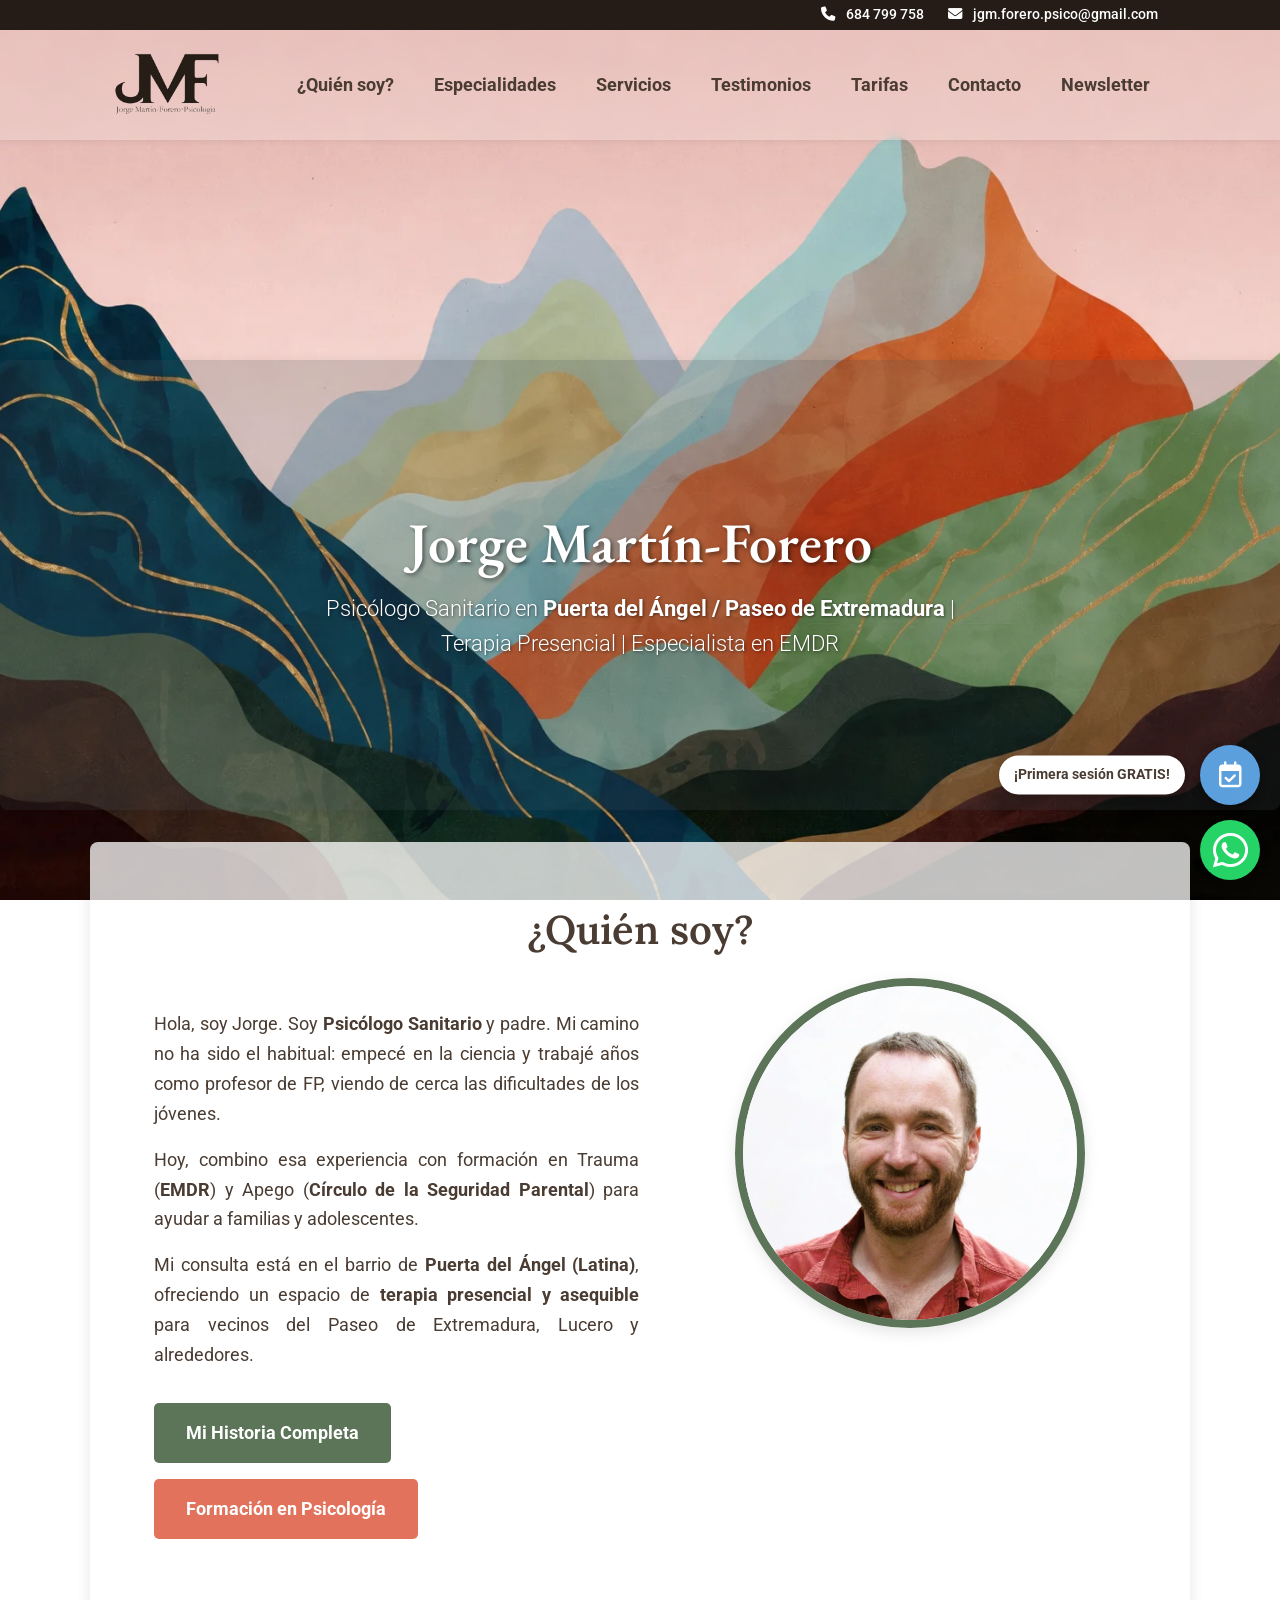
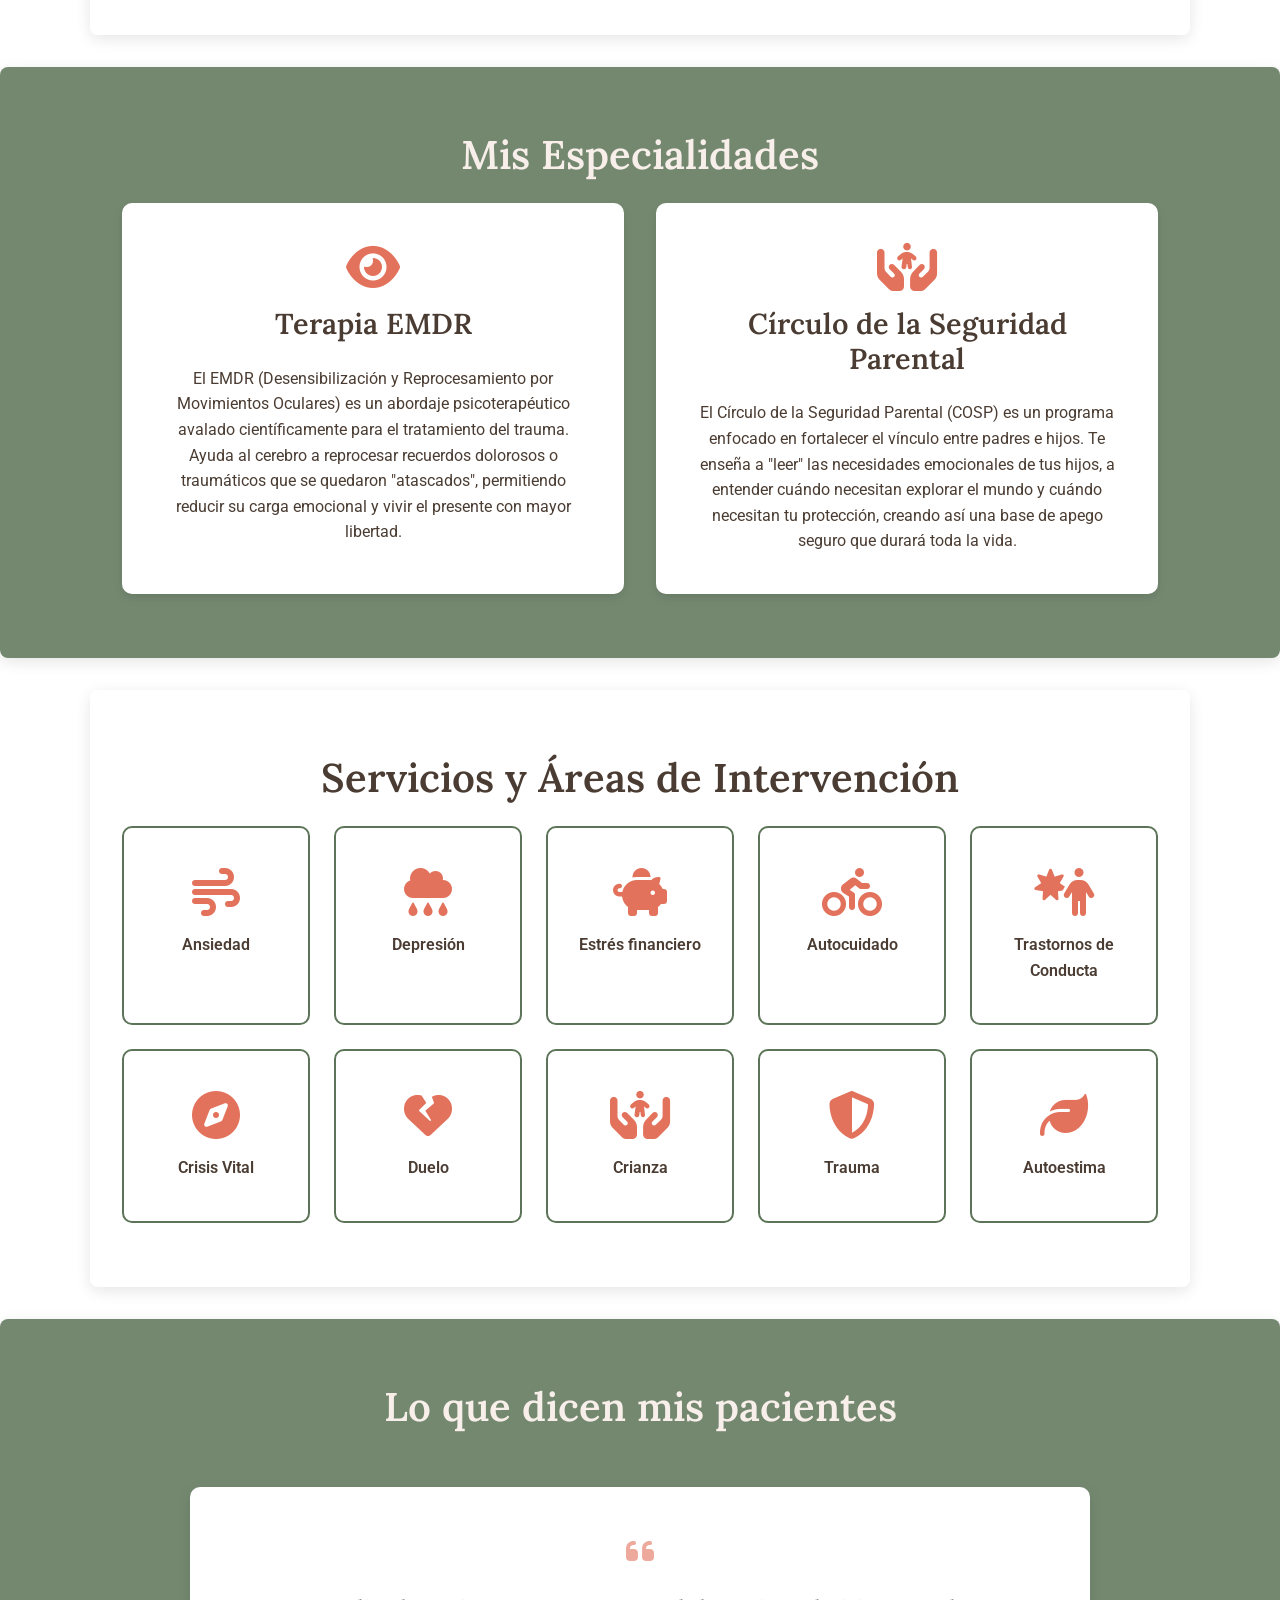
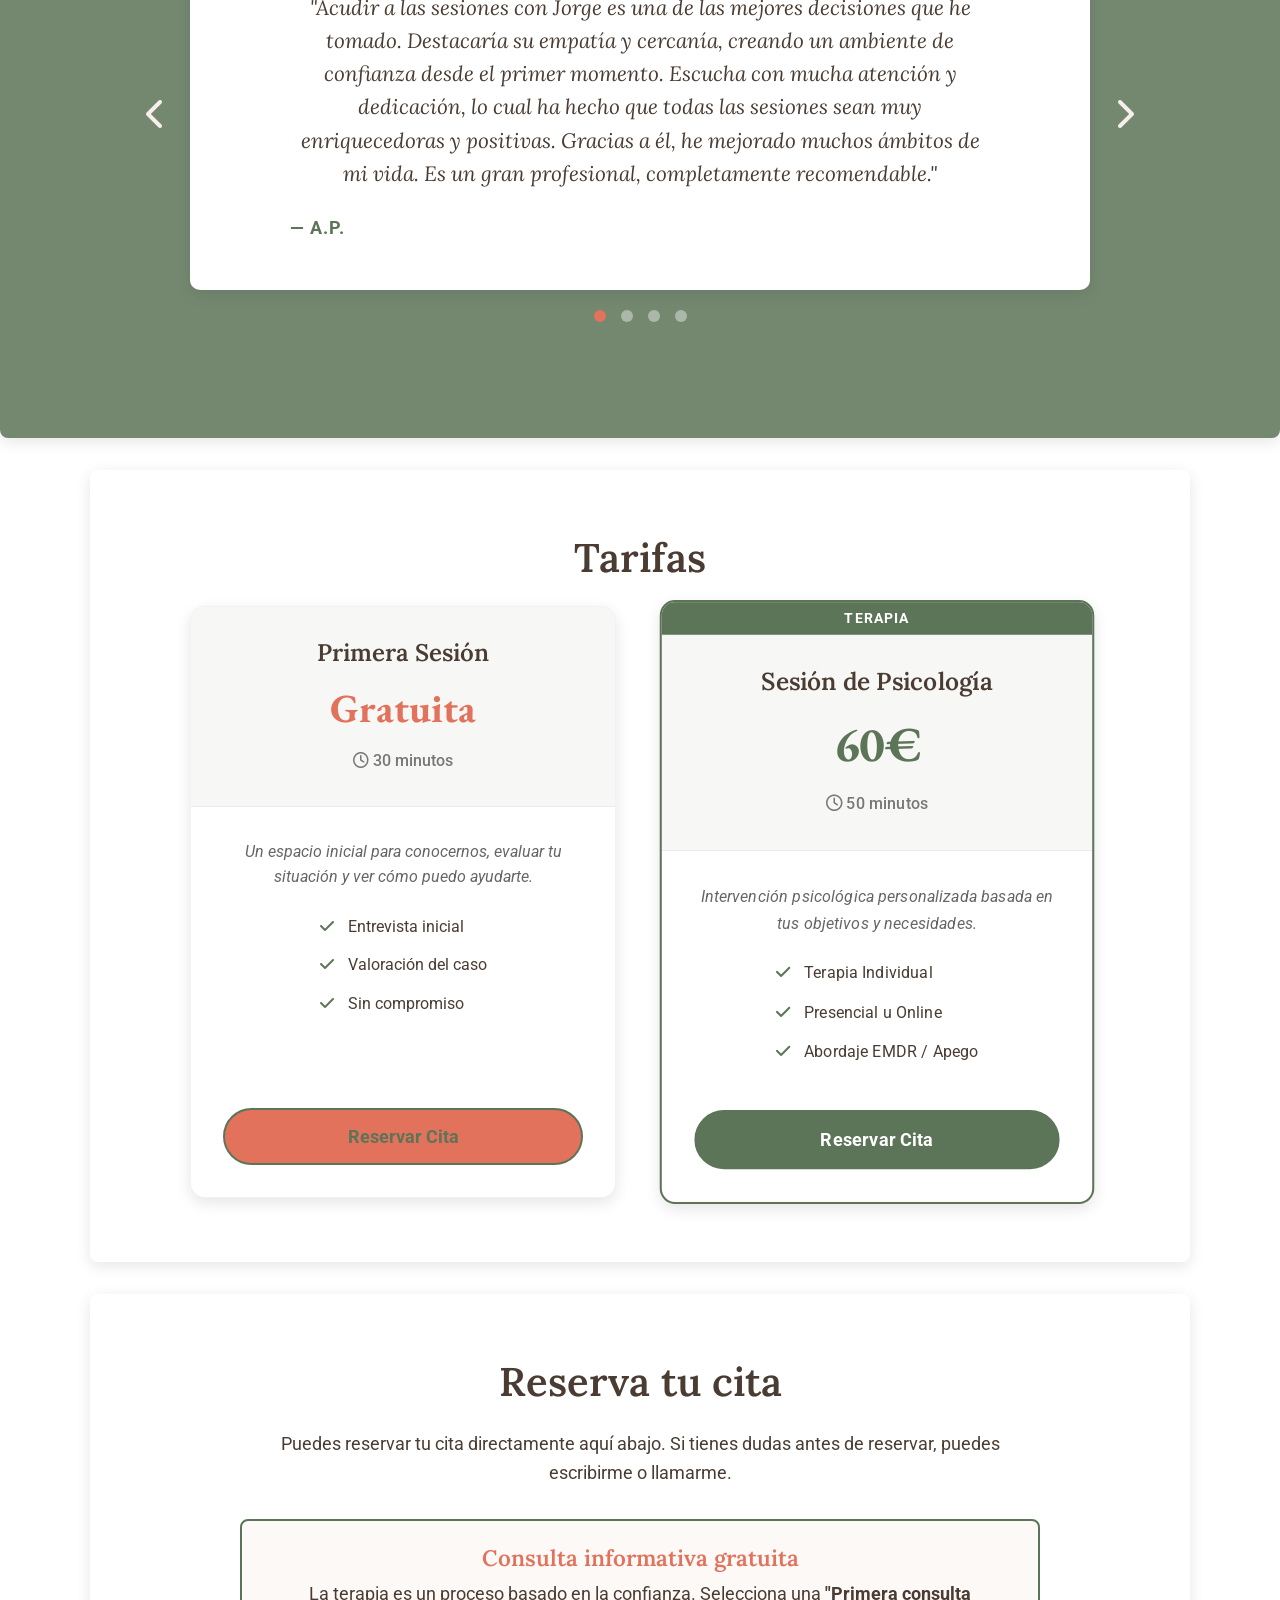
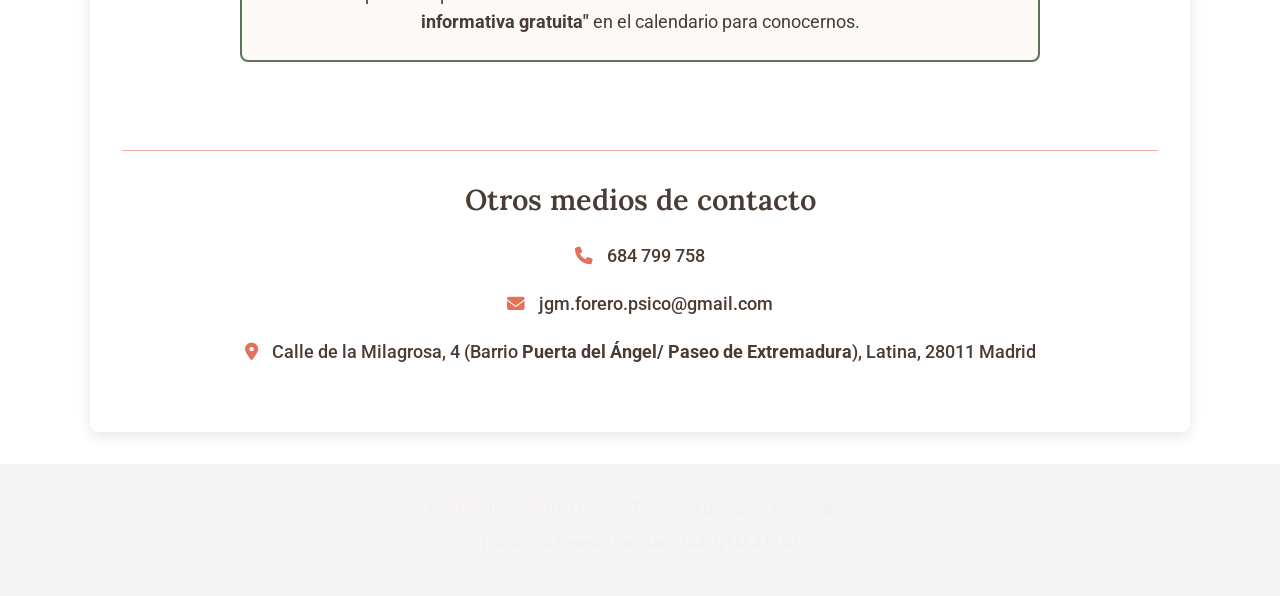
<file: index.html>
<!DOCTYPE html>
<html lang="es">

<head>
    <meta charset="UTF-8">
    <meta name="viewport" content="width=device-width, initial-scale=1.0">
    <title>Jorge Martín-Forero - Psicólogo</title>

    <link rel="stylesheet" href="style.css">

    <link rel="preconnect" href="https://fonts.googleapis.com">
    <link rel="preconnect" href="https://fonts.gstatic.com" crossorigin>
    <link
        href="https://fonts.googleapis.com/css2?family=EB+Garamond:ital,wght@0,400..800;1,400..800&family=Lora:ital,wght@0,400..700;1,400..700&family=Roboto:wght@300;400;500;700&display=swap"
        rel="stylesheet">

    <link rel="stylesheet" href="https://cdnjs.cloudflare.com/ajax/libs/font-awesome/6.5.2/css/all.min.css">

    <script type="application/ld+json">
    {
      "@context": "https://schema.org",
      "@type": "Psychologist",
      "name": "Jorge Martín-Forero",
      "description": "Psicólogo General Sanitario en Madrid (zona Puerta del Ángel, Latina) especialista en EMDR y Apego. Ofrezco terapia presencial asequible para adolescentes y adultos.",
      "image": "foto-perfil-1024x1024.webp",
      "telephone": "+34684799758",
      "email": "jgm.forero.psico@gmail.com",
      "address": {
        "@type": "PostalAddress",
        "streetAddress": "Calle de la Milagrosa, 4",
        "addressLocality": "Madrid",
        "addressRegion": "Madrid",
        "postalCode": "28011",
        "addressCountry": "ES"
      },
      "areaServed": {
        "@type": "AdministrativeArea",
        "name": "Puerta del Ángel"
      },
      "priceRange": "€€",
      "hasOfferCatalog": {
        "@type": "OfferCatalog",
        "name": "Servicios de Psicología",
        "itemListElement": [
          {
            "@type": "Offer",
            "itemOffered": {
              "@type": "Service",
              "name": "Terapia Presencial"
            }
          },
          {
            "@type": "Offer",
            "itemOffered": {
              "@type": "Service",
              "name": "Primera consulta informativa gratuita (30 min)"
            },
            "priceSpecification": {
              "@type": "PriceSpecification",
              "price": "0",
              "priceCurrency": "EUR"
            }
          }
        ]
      }
    }
    </script>
</head>

<body>

    <div class="top-bar">
        <div class="container top-bar-content">
            <a href="tel:684799758" class="top-bar-link">
                <i class="fas fa-phone"></i>
                <span>684 799 758</span>
            </a>
            <a href="mailto:jgm.forero.psico@gmail.com" class="top-bar-link">
                <i class="fas fa-envelope"></i>
                <span>jgm.forero.psico@gmail.com</span>
            </a>
        </div>
    </div>

    <nav class="navbar">
        <div class="nav-container container">
            <div class="logo">
                <a href="#">
                    <img src="JMF logo marron oscuro.webp" alt="Logo Jorge Martín-Forero" class="logo-img">
                </a>
            </div>

            <button id="menu-toggle-btn" class="menu-hamburguesa" aria-label="Abrir menú" aria-expanded="false">
                <span></span>
                <span></span>
                <span></span>
            </button>

            <ul class="nav-menu" id="nav-menu">
                <li><a href="#quien-soy">¿Quién soy?</a></li>
                <li><a href="#especialidades">Especialidades</a></li>
                <li><a href="#servicios">Servicios</a></li>
                <li><a href="#testimonios">Testimonios</a></li>
                <li><a href="#tarifas">Tarifas</a></li>
                <li><a href="#contacto">Contacto</a></li>
                <li><a href="newsletter.html">Newsletter</a></li>
            </ul>
        </div>
    </nav>

    <header class="header">
        <div class="header-content container">
            <h1>Jorge Martín-Forero</h1>
            <p>Psicólogo Sanitario en <strong>Puerta del Ángel / Paseo de Extremadura </strong> | Terapia Presencial |
                Especialista en EMDR</p>
        </div>
    </header>

    <main>
        <section id="quien-soy" class="container seccion">
            <h2>¿Quién soy?</h2>
            <div class="quien-soy-grid">
                <div class="quien-soy-texto">
                    <div class="quien-soy-texto-contenedor">
                        <p style="font-size: 1.1rem; line-height: 1.7;">
                            Hola, soy Jorge. Soy <strong>Psicólogo Sanitario</strong> y padre. Mi camino no ha sido el
                            habitual: empecé en la ciencia y trabajé años como profesor de FP, viendo de cerca las
                            dificultades de los jóvenes.
                        </p>

                        <p style="font-size: 1.1rem; line-height: 1.7; margin-top: 1rem;">
                            Hoy, combino esa experiencia con formación en Trauma (<strong>EMDR</strong>) y Apego
                            (<strong>Círculo de la Seguridad Parental</strong>) para ayudar a familias y adolescentes.
                        </p>

                        <p style="font-size: 1.1rem; line-height: 1.7; margin-top: 1rem;">
                            Mi consulta está en el barrio de <strong>Puerta del Ángel (Latina)</strong>, ofreciendo un
                            espacio de <strong>terapia presencial y asequible</strong> para vecinos del Paseo de
                            Extremadura, Lucero y alrededores.
                        </p>

                        <div class="quien-soy-botones">
                            <a id="btn-historia" href="#" class="btn btn-secundario">Mi Historia Completa</a>
                            <a id="btn-formacion" href="#" class="btn">Formación en Psicología</a>
                        </div>
                    </div>
                </div>

                <div class="quien-soy-img">
                    <img src="foto-perfil-1024x1024.webp" alt="Foto de perfil de Jorge Martín-Forero">
                </div>
            </div>
        </section>

        <section id="especialidades" class="seccion-clara-con-fondo">
            <div class="container">
                <h2>Mis Especialidades</h2>
                <div class="especialidades-grid">
                    <article class="card">
                        <i class="fas fa-eye card-icon"></i>
                        <h3>Terapia EMDR</h3>
                        <p>El EMDR (Desensibilización y Reprocesamiento por Movimientos Oculares) es un abordaje
                            psicoterapéutico avalado científicamente para el tratamiento del trauma. Ayuda al cerebro a
                            reprocesar recuerdos dolorosos o traumáticos que se quedaron "atascados", permitiendo
                            reducir su carga emocional y vivir el presente con mayor libertad.</p>
                    </article>
                    <article class="card">
                        <i class="fas fa-hands-holding-child card-icon"></i>
                        <h3>Círculo de la Seguridad Parental</h3>
                        <p>El Círculo de la Seguridad Parental (COSP) es un programa enfocado en fortalecer el vínculo
                            entre padres e hijos. Te enseña a "leer" las necesidades emocionales de tus hijos, a
                            entender cuándo necesitan explorar el mundo y cuándo necesitan tu protección, creando así
                            una base de apego seguro que durará toda la vida.</p>
                    </article>
                </div>
            </div>
        </section>

        <section id="servicios" class="container seccion">
            <h2>Servicios y Áreas de Intervención</h2>
            <div class="servicios-grid">
                <div class="servicio-item">
                    <i class="fa-solid fa-wind"></i>
                    <span>Ansiedad</span>
                </div>
                <div class="servicio-item">
                    <i class="fa-solid fa-cloud-rain"></i>
                    <span>Depresión</span>
                </div>
                <div class="servicio-item">
                    <i class="fa-solid fa-piggy-bank"></i>
                    <span>Estrés financiero</span>
                </div>
                <div class="servicio-item">
                    <i class="fa-solid fa-person-biking"></i>
                    <span>Autocuidado</span>
                </div>
                <div class="servicio-item">
                    <i class="fa-solid fa-person-burst"></i>
                    <span>Trastornos de Conducta</span>
                </div>
                <div class="servicio-item">
                    <i class="fa-solid fa-compass"></i>
                    <span>Crisis Vital</span>
                </div>
                <div class="servicio-item">
                    <i class="fa-solid fa-heart-broken"></i>
                    <span>Duelo</span>
                </div>
                <div class="servicio-item">
                    <i class="fa-solid fa-hands-holding-child"></i>
                    <span>Crianza</span>
                </div>
                <div class="servicio-item">
                    <i class="fa-solid fa-shield-halved"></i>
                    <span>Trauma</span>
                </div>
                <div class="servicio-item">
                    <i class="fa-solid fa-leaf"></i>
                    <span>Autoestima</span>
                </div>
            </div>
        </section>

        <section id="testimonios" class="seccion-clara-con-fondo">
            <div class="container">
                <h2>Lo que dicen mis pacientes</h2>

                <div class="carousel-container">
                    <div class="carousel-track-container">
                        <ul class="carousel-track">
                            <li class="carousel-slide current-slide">
                                <div class="testimonial-content">
                                    <i class="fas fa-quote-left quote-icon"></i>
                                    <p class="testimonial-text">"Acudir a las sesiones con Jorge es una de las mejores
                                        decisiones que he tomado. Destacaría su empatía y cercanía, creando un ambiente
                                        de confianza desde el primer momento. Escucha con mucha atención y dedicación,
                                        lo cual ha hecho que todas las sesiones sean muy enriquecedoras y positivas.
                                        Gracias a él, he mejorado muchos ámbitos de mi vida. Es un gran profesional,
                                        completamente recomendable."</p>
                                    <p class="testimonial-author">— A.P.</p>
                                </div>
                            </li>
                            <li class="carousel-slide">
                                <div class="testimonial-content">
                                    <i class="fas fa-quote-left quote-icon"></i>
                                    <p class="testimonial-text">"Jorge es un excelente profesional que nos ayudó mucho
                                        con mi hijo. Nos informó puntualmente de los avances y cuando consideró que las
                                        sesiones debían de finalizar fue muy claro y honesto. Lo recomiendo 100%"</p>
                                    <p class="testimonial-author">— J.C.</p>
                                </div>
                            </li>
                            <li class="carousel-slide">
                                <div class="testimonial-content">
                                    <i class="fas fa-quote-left quote-icon"></i>
                                    <p class="testimonial-text">"Ha cubierto todas mis expectativas. Lo recomiendo"</p>
                                    <p class="testimonial-author">— E.L.</p>
                                </div>
                            </li>
                            <li class="carousel-slide">
                                <div class="testimonial-content">
                                    <i class="fas fa-quote-left quote-icon"></i>
                                    <p class="testimonial-text">"Es un gran profesional, empático, que en seguida
                                        conecta con tus inquietudes y reconduce la sesión a lo que necesitas."</p>
                                    <p class="testimonial-author">— J.</p>
                                </div>
                            </li>
                        </ul>
                    </div>

                    <button class="carousel-button carousel-button--left">
                        <i class="fas fa-chevron-left"></i>
                    </button>
                    <button class="carousel-button carousel-button--right">
                        <i class="fas fa-chevron-right"></i>
                    </button>

                    <div class="carousel-nav">
                        <button class="carousel-indicator current-slide"></button>
                        <button class="carousel-indicator"></button>
                        <button class="carousel-indicator"></button>
                        <button class="carousel-indicator"></button>
                    </div>
                </div>
            </div>
        </section>


        <section id="tarifas" class="container seccion">
            <h2>Tarifas</h2>
            <div class="tarifas-grid">

                <div class="tarifa-card">
                    <div class="tarifa-header">
                        <h3>Primera Sesión</h3>
                        <div class="precio">Gratuita</div>
                        <div class="duracion"><i class="far fa-clock"></i> 30 minutos</div>
                    </div>
                    <div class="tarifa-body">
                        <p>Un espacio inicial para conocernos, evaluar tu situación y ver cómo puedo ayudarte.</p>
                        <ul class="tarifa-lista">
                            <li><i class="fas fa-check"></i> Entrevista inicial</li>
                            <li><i class="fas fa-check"></i> Valoración del caso</li>
                            <li><i class="fas fa-check"></i> Sin compromiso</li>
                        </ul>
                        <a href="#contacto" class="btn btn-tarifa">Reservar Cita</a>
                    </div>
                </div>

                <div class="tarifa-card destacado">
                    <div class="etiqueta-destacada">Terapia</div>
                    <div class="tarifa-header">
                        <h3>Sesión de Psicología</h3>
                        <div class="precio">60€</div>
                        <div class="duracion"><i class="far fa-clock"></i> 50 minutos</div>
                    </div>
                    <div class="tarifa-body">
                        <p>Intervención psicológica personalizada basada en tus objetivos y necesidades.</p>
                        <ul class="tarifa-lista">
                            <li><i class="fas fa-check"></i> Terapia Individual</li>
                            <li><i class="fas fa-check"></i> Presencial u Online</li>
                            <li><i class="fas fa-check"></i> Abordaje EMDR / Apego</li>
                        </ul>
                        <a href="#contacto" class="btn btn-tarifa btn-primary">Reservar Cita</a>
                    </div>
                </div>

            </div>
        </section>

        <section id="contacto" class="container seccion">
            <h2>Reserva tu cita</h2>

            <div class="contacto-contenido" style="text-align: center; margin: 0 auto;">

                <p
                    style="font-size: 1.1rem; margin-bottom: 2rem; max-width: 800px; margin-left: auto; margin-right: auto; text-align: center;">
                    Puedes reservar tu cita directamente aquí abajo. Si tienes dudas antes de reservar, puedes
                    escribirme o llamarme.
                </p>

                <div class="oferta-informativa"
                    style="background-color: var(--color-navbar); color: var(--color-texto-oscuro); border: 2px solid var(--color-verde-principal); border-radius: 8px; padding: 1.5rem; margin-bottom: 2.5rem; max-width: 800px; margin-left: auto; margin-right: auto;">
                    <h3
                        style="margin: 0 0 0.5rem 0; color: var(--color-naranja-quemado); font-size: 1.4rem; text-align: center;">
                        Consulta
                        informativa gratuita</h3>
                    <p style="font-size: 1.1rem; line-height: 1.6; margin: 0; text-align: center;">
                        La terapia es un proceso basado en la confianza. Selecciona una <strong>"Primera consulta
                            informativa gratuita"</strong> en el calendario para conocernos.
                    </p>
                </div>

                <!-- Cal inline embed code begins -->
                <div style="width:100%;height:100%;overflow:scroll" id="my-cal-inline-30min"></div>
                <script type="text/javascript">
                    (function (C, A, L) { let p = function (a, ar) { a.q.push(ar); }; let d = C.document; C.Cal = C.Cal || function () { let cal = C.Cal; let ar = arguments; if (!cal.loaded) { cal.ns = {}; cal.q = cal.q || []; d.head.appendChild(d.createElement("script")).src = A; cal.loaded = true; } if (ar[0] === L) { const api = function () { p(api, arguments); }; const namespace = ar[1]; api.q = api.q || []; if (typeof namespace === "string") { cal.ns[namespace] = cal.ns[namespace] || api; p(cal.ns[namespace], ar); p(cal, ["initNamespace", namespace]); } else p(cal, ar); return; } p(cal, ar); }; })(window, "https://app.cal.com/embed/embed.js", "init");
                    Cal("init", "30min", { origin: "https://app.cal.com" });

                    Cal.ns["30min"]("inline", {
                        elementOrSelector: "#my-cal-inline-30min",
                        config: { "layout": "month_view", "useSlotsViewOnSmallScreen": "true" },
                        calLink: "jorge-martin-forero/30min",
                    });

                    Cal.ns["30min"]("ui", { "cssVarsPerTheme": { "light": { "cal-brand": "#E2725B" } }, "hideEventTypeDetails": false, "layout": "month_view" });
                </script>
                <!-- Cal inline embed code ends -->

                <div class="info-contacto"
                    style="line-height: 1.8; margin-top: 3rem; border-top: 1px solid var(--color-melocoton); padding-top: 2rem;">
                    <h3>Otros medios de contacto</h3>
                    <p style="margin-bottom: 1rem; font-size: 1.1rem;">
                        <i class="fas fa-phone" aria-hidden="true"
                            style="margin-right: 10px; color: var(--color-naranja-quemado);"></i>
                        <a href="tel:684799758" style="color: inherit; text-decoration: none; font-weight: 500;">684 799
                            758</a>
                    </p>
                    <p style="margin-bottom: 1rem; font-size: 1.1rem;">
                        <i class="fas fa-envelope" aria-hidden="true"
                            style="margin-right: 10px; color: var(--color-naranja-quemado);"></i>
                        <a href="mailto:jgm.forero.psico@gmail.com"
                            style="color: inherit; text-decoration: none; font-weight: 500;">jgm.forero.psico@gmail.com</a>
                    </p>
                    <p style="font-size: 1.1rem; font-weight: 500;">
                        <i class="fas fa-map-marker-alt" aria-hidden="true"
                            style="margin-right: 10px; color: var(--color-naranja-quemado);"></i>
                        Calle de la Milagrosa, 4 (Barrio <strong>Puerta del Ángel/ Paseo de Extremadura</strong>),
                        Latina, 28011 Madrid
                    </p>
                </div>

            </div>
        </section>
    </main>

    <footer class="footer">
        <div class="container">
            <p>&copy; <span id="current-year"></span> Jorge Martín-Forero. Todos los derechos reservados.</p>
            <p>Psicólogo General Sanitario Col. Nº M-41750</p>
        </div>
    </footer>

    <a href="#contacto" class="calendly-flotante" aria-label="Ir a Contacto y Reservar">
        <span class="tooltip-texto">¡Primera sesión GRATIS!</span>
        <i class="far fa-calendar-check" style="font-size: 26px; color: white;"></i>
    </a>

    <a href="https://wa.me/34684799758?text=Hola%2C%20he%20visto%20tu%20web%20y%20me%20gustar%C3%ADa%20informaci%C3%B3n%20sobre%20una%20primera%20cita%20gratuita."
        class="whatsapp-flotante" target="_blank" aria-label="Contactar por WhatsApp">
        <i class="fab fa-whatsapp"></i>
    </a>

    <div id="modal-historia" class="modal">
        <div class="modal-content">
            <a href="#" class="modal-close">&times;</a>
            <h3>Mi Historia</h3>
            <p>Mi camino hasta aquí ha sido un proceso de autodescubrimiento. Empecé en 2009 (con 18 años) como
                voluntario con adolescentes, pero mi carrera se dirigió primero a la ciencia (Graduado en Biología y
                Máster en Biotecnología). Pronto descubrí que el laboratorio no me llenaba; me faltaba el contacto
                humano.</p>
            <p>Di un giro y empecé a trabajar en lo social y educativo: primero como educador social y luego como
                profesor de Formación Profesional Básica. Disfrutaba, pero sentía que me quedaba corto. Veía
                dificultades en los jóvenes que iban más allá de lo académico.</p>
            <p>Por eso, mientras trabajaba como profesor, decidí estudiar Psicología. En 2017 me matriculé en la UNED.
            </p>
            <p>Al terminar el Grado, cursé el Máster en Psicología General Sanitaria (MPGS) en la Universidad Europea.
                Actualmente, continúo mi formación especializándome en Trauma y Apego, a través de herramientas como
                EMDR y el Círculo de la Seguridad Parental.</p>
            <p>Hoy, utilizo todo ese bagaje —la ciencia, la educación y la clínica— para ayudar a adolescentes, jóvenes
                y sus familias.</p>
        </div>
    </div>

    <div id="modal-formacion" class="modal">
        <div class="modal-content">
            <a href="#" class="modal-close">&times;</a>
            <h3>Formación y Acreditaciones</h3>

            <h4>Psicología y Terapia</h4>
            <ul>
                <li>Psicólogo General Sanitario (Nº Colegiado M-41750)</li>
                <li>Máster en Psicología General Sanitaria (MPGS) (Universidad Europea) (2022-2024)</li>
                <li>Graduado en Psicología (UNED) (2017-2021)</li>
                <li>Formación en EMDR (Nivel I y II) (2024-2025)</li>
                <li>Formación en en el Círculo de la Seguridad Parental</li>
            </ul>
        </div>
    </div>

    <script src="script.js"></script>

</body>

</html>
</file>
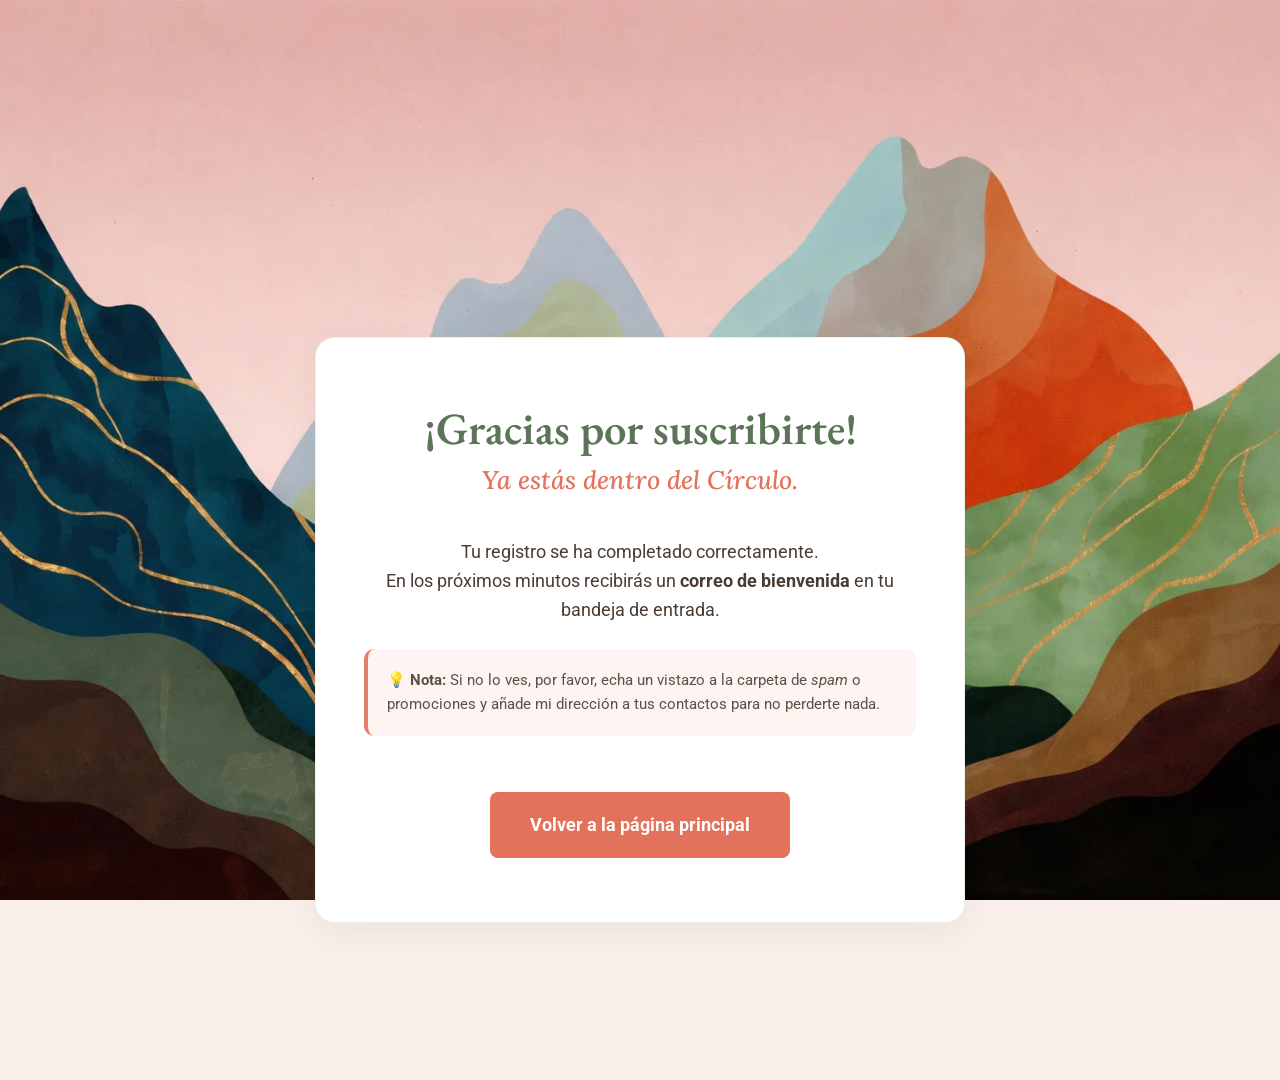
<file: gracias-newsletter.html>
<!DOCTYPE html>
<html lang="es">

<head>
    <meta charset="UTF-8">
    <meta name="viewport" content="width=device-width, initial-scale=1.0">
    <title>¡Gracias por suscribirte! | Jorge Martín-Forero</title>

    <!-- Usamos los estilos globales del proyecto para mantener colores y tipografía 100% coherentes -->
    <link rel="stylesheet" href="style.css">
    <link rel="stylesheet" href="landing.css">

    <!-- Fuentes corporativas -->
    <link rel="preconnect" href="https://fonts.googleapis.com">
    <link rel="preconnect" href="https://fonts.gstatic.com" crossorigin>
    <link
        href="https://fonts.googleapis.com/css2?family=EB+Garamond:ital,wght@0,400..800;1,400..800&family=Lora:ital,wght@0,400..700;1,400..700&family=Roboto:wght@300;400;500;700&display=swap"
        rel="stylesheet">

    <style>
        /* ESTILOS ESPECÍFICOS: PÁGINA DE GRACIAS */

        /* Reseteo del body para centrado total y sin padding del nav global */
        body.gracias-body {
            background-color: var(--color-fondo-base);
            min-height: 100vh;
            display: flex;
            flex-direction: column;
            padding-top: 0;
            margin: 0;
            position: relative;
        }

        /* Usamos el mismo fondo de la landing para que el logo blanco destaque */
        body.gracias-body::before {
            content: '';
            position: fixed;
            top: 0;
            left: 0;
            width: 100%;
            height: 100vh;
            z-index: -1;
            background-color: var(--color-fondo-base);
            background-image: url('Montañas fondo con azul.webp');
            background-repeat: no-repeat;
            background-size: cover;
            background-position: center center;
        }



        /* Contenedor central principal */
        .gracias-main {
            flex-grow: 1;
            display: flex;
            justify-content: center;
            align-items: center;
            padding: 2rem;
            text-align: center;
        }

        /* Caja del contenido con sombra elegante */
        .gracias-card {
            background-color: var(--color-blanco);
            padding: 4rem 3rem;
            border-radius: 20px;
            box-shadow: 0 10px 30px rgba(0, 0, 0, 0.05);
            max-width: 650px;
            width: 100%;
            border: 1px solid rgba(92, 116, 87, 0.1);
        }

        .gracias-card h1 {
            font-size: 2.8rem;
            color: var(--color-verde-principal);
            margin-bottom: 0.5rem;
            font-family: 'EB Garamond', serif;
            line-height: 1.2;
        }

        .gracias-card h2 {
            font-size: 1.6rem;
            color: var(--color-naranja-quemado);
            margin-bottom: 2.5rem;
            font-family: 'Lora', serif;
            font-style: italic;
            font-weight: 500;
        }

        .gracias-card p {
            font-size: 1.15rem;
            color: var(--color-texto-oscuro);
            margin-bottom: 1.5rem;
            line-height: 1.6;
            text-align: center;
            /* Sobrescribe la justificación global del style.css */
        }

        /* Caja de la nota para que destaque sutilmente */
        .gracias-nota {
            font-size: 0.95rem !important;
            opacity: 0.9;
            background-color: rgba(246, 173, 156, 0.15);
            /* Color melocotón con transparencia */
            padding: 1.2rem;
            border-radius: 10px;
            border-left: 4px solid var(--color-naranja-quemado);
            text-align: left !important;
            margin-bottom: 0;
        }

        .gracias-btn-container {
            margin-top: 3.5rem;
        }

        /* Ajustes de responsive */
        @media (max-width: 600px) {
            .gracias-card {
                padding: 2.5rem 1.5rem;
            }

            .gracias-card h1 {
                font-size: 2.2rem;
            }

            .gracias-card h2 {
                font-size: 1.3rem;
            }
        }
    </style>
</head>

<body class="gracias-body">



    <!-- CONTENIDO PRINCIPAL -->
    <main class="gracias-main">
        <div class="gracias-card">
            <h1>¡Gracias por suscribirte!</h1>
            <h2>Ya estás dentro del Círculo.</h2>

            <p>Tu registro se ha completado correctamente.<br>En los próximos minutos recibirás un <strong>correo de
                    bienvenida</strong> en tu bandeja de entrada.</p>

            <p class="gracias-nota">
                <strong>💡 Nota:</strong> Si no lo ves, por favor, echa un vistazo a la carpeta de <em>spam</em> o
                promociones y añade mi dirección a tus contactos para no perderte nada.
            </p>

            <div class="gracias-btn-container">
                <!-- Usando la clase .btn global para heredar el estilo corporativo idéntico -->
                <a href="index.html" class="btn" style="padding: 1.2rem 2.5rem; font-size: 1.1rem; border-radius: 8px;">
                    Volver a la página principal
                </a>
            </div>
        </div>
    </main>

</body>

</html>
</file>
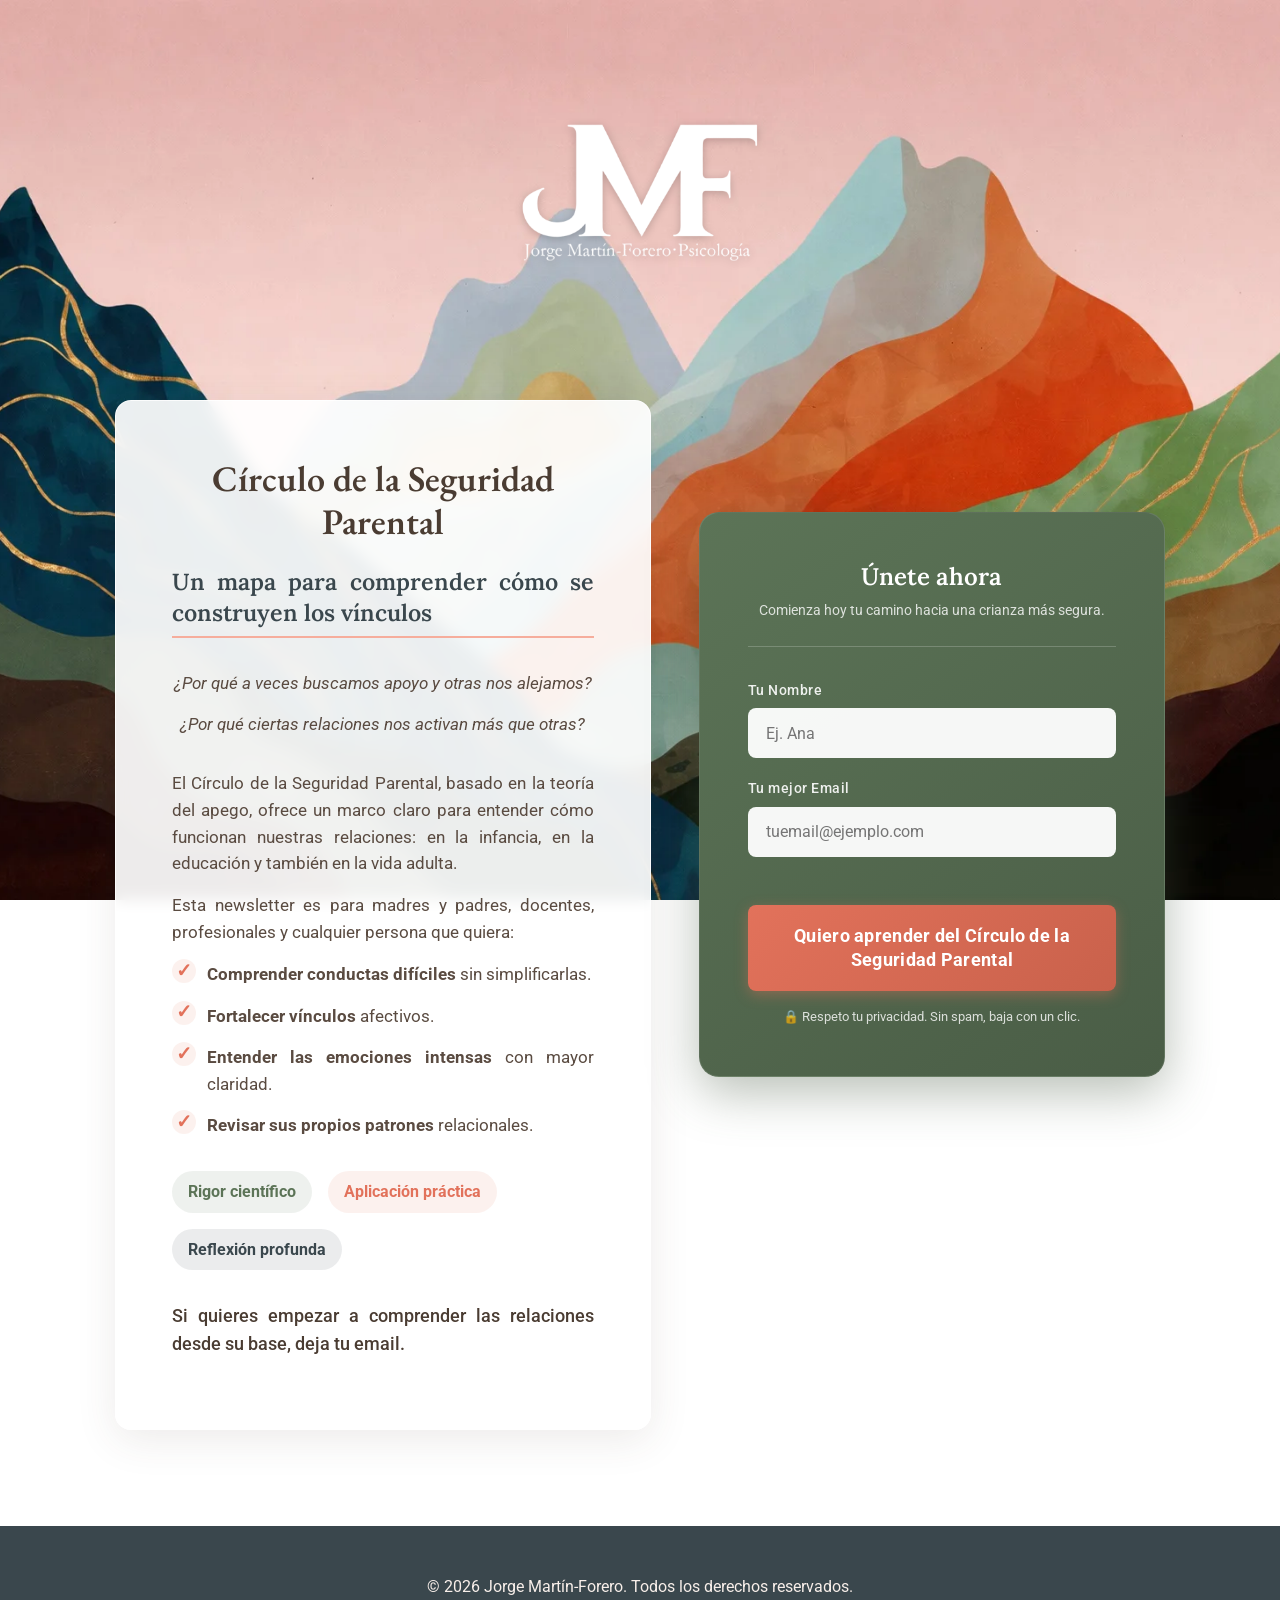
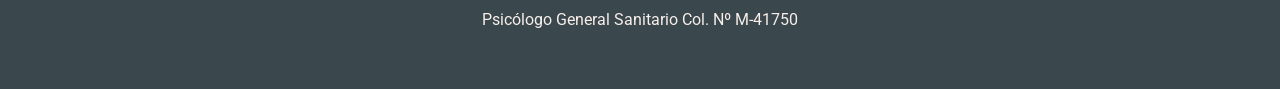
<file: newsletter.html>
<!DOCTYPE html>
<html lang="es">

<head>
    <meta charset="UTF-8">
    <meta name="viewport" content="width=device-width, initial-scale=1.0">
    <title>Newsletter Círculo de la Seguridad Parental | Jorge Martín-Forero</title>

    <link rel="stylesheet" href="landing.css">

    <!-- Fuentes -->
    <link rel="preconnect" href="https://fonts.googleapis.com">
    <link rel="preconnect" href="https://fonts.gstatic.com" crossorigin>
    <link
        href="https://fonts.googleapis.com/css2?family=EB+Garamond:ital,wght@0,400..800;1,400..800&family=Lora:ital,wght@0,400..700;1,400..700&family=Roboto:wght@300;400;500;700&display=swap"
        rel="stylesheet">

    <meta name="description"
        content="Únete a la newsletter y recibe claves prácticas basadas en el Círculo de la Seguridad Parental para criar desde la seguridad y fortalecer el vínculo con tus hijos.">
</head>

<body>

    <!-- CABECERA (No fija, alineada con el contenido como en la home) -->
    <header class="landing-header-abs">
        <div class="container landing-nav">
            <a href="index.html" class="landing-logo">
                <img src="JMF logo marron oscuro.webp" alt="Volver a la home - Jorge Martín-Forero">
            </a>
        </div>
    </header>

    <main class="landing-main">
        <div class="landing-container">

            <!-- COLUMNA IZQUIERDA: NUEVO TEXTO PERSUASIVO -->
            <section class="landing-content">
                <h1>Círculo de la Seguridad Parental</h1>

                <h2
                    style="border-bottom: 2px solid var(--color-melocoton); padding-bottom: 0.5rem; margin-top: 1.5rem;">
                    Un mapa para comprender cómo se construyen los vínculos</h2>

                <div class="landing-questions"
                    style="margin: 2rem 0; font-style: italic; color: var(--color-verde-principal); font-size: 1.2rem;">
                    <p>¿Por qué a veces buscamos apoyo y otras nos alejamos?</p>
                    <p>¿Por qué ciertas relaciones nos activan más que otras?</p>
                </div>

                <p>El Círculo de la Seguridad Parental, basado en la teoría del apego, ofrece un marco claro para
                    entender cómo
                    funcionan nuestras relaciones: en la infancia, en la educación y también en la vida adulta.</p>

                <p>Esta newsletter es para madres y padres, docentes, profesionales y cualquier persona que quiera:</p>
                <ul class="landing-list">
                    <li><strong>Comprender conductas difíciles</strong> sin simplificarlas.</li>
                    <li><strong>Fortalecer vínculos</strong> afectivos.</li>
                    <li><strong>Entender las emociones intensas</strong> con mayor claridad.</li>
                    <li><strong>Revisar sus propios patrones</strong> relacionales.</li>
                </ul>

                <div class="landing-highlights" style="display: flex; gap: 1rem; margin: 2rem 0; flex-wrap: wrap;">
                    <span
                        style="background: rgba(92, 116, 87, 0.1); padding: 0.5rem 1rem; border-radius: 50px; font-weight: bold; color: var(--color-verde-principal);">Rigor
                        científico</span>
                    <span
                        style="background: rgba(226, 114, 91, 0.1); padding: 0.5rem 1rem; border-radius: 50px; font-weight: bold; color: var(--color-naranja-quemado);">Aplicación
                        práctica</span>
                    <span
                        style="background: rgba(58, 71, 77, 0.1); padding: 0.5rem 1rem; border-radius: 50px; font-weight: bold; color: var(--color-montana-oscura);">Reflexión
                        profunda</span>
                </div>

                <p style="font-weight: 500; font-size: 1.1rem; color: var(--color-texto-oscuro);">Si quieres empezar a
                    comprender las relaciones desde su base, deja tu email.</p>
            </section>

            <!-- COLUMNA DERECHA: FORMULARIO ACTUALIZADO -->
            <aside class="landing-form-container">
                <div class="landing-form-header">
                    <h3>Únete ahora</h3>
                    <p>Comienza hoy tu camino hacia una crianza más segura.</p>
                </div>

                <form class="simple_form form form-vertical" id="subscribe-form"
                    action="https://martinforeropsicologia.ipzmarketing.com/f/L5x4uDjPHlU" accept-charset="UTF-8"
                    method="post">

                    <input type="text" name="anotheremail" id="anotheremail" style="position: absolute; left: -5000px"
                        tabindex="-1" autocomplete="new-password" />

                    <div class="signup-form-content">
                        <!-- Campo Nombre -->
                        <div class="form-group string optional subscriber_name" style="width: 100%">
                            <label class="control-label string optional" for="subscriber_name">Tu Nombre</label>
                            <input class="form-control string optional" type="text" name="subscriber[name]"
                                id="subscriber_name" required placeholder="Ej. Ana" />
                        </div>

                        <!-- Campo Email -->
                        <div class="form-group email optional subscriber_email" style="width: 100%">
                            <label class="control-label email optional" for="subscriber_email">Tu mejor Email</label>
                            <input class="form-control string email optional" type="email" name="subscriber[email]"
                                id="subscriber_email" required placeholder="tuemail@ejemplo.com" />
                        </div>

                        <!-- reCAPTCHA -->
                        <div
                            style="margin-top: 1.5rem; margin-bottom: 1.5rem; display: flex; justify-content: center; width: 100%;">
                            <script src="https://www.recaptcha.net/recaptcha/api.js" async defer></script>
                            <div data-sitekey="6LfxSlQUAAAAAE2wMx0128AjWWFXJoBkiNQn2m8m" class="g-recaptcha"></div>
                            <noscript>
                                <div>
                                    <div style="width: 302px; height: 422px; position: relative;">
                                        <div style="width: 302px; height: 422px; position: absolute;">
                                            <iframe
                                                src="https://www.recaptcha.net/recaptcha/api/fallback?k=6LfxSlQUAAAAAE2wMx0128AjWWFXJoBkiNQn2m8m"
                                                name="ReCAPTCHA"
                                                style="width: 302px; height: 422px; border-style: none; border: 0; overflow: hidden;"></iframe>
                                        </div>
                                    </div>
                                    <div
                                        style="width: 300px; height: 60px; border-style: none; bottom: 12px; left: 25px; margin: 0px; padding: 0px; right: 25px; background: #f9f9f9; border: 1px solid #c1c1c1; border-radius: 3px;">
                                        <textarea name="g-recaptcha-response" class="g-recaptcha-response"
                                            style="width: 250px; height: 40px; border: 1px solid #c1c1c1; margin: 10px 25px; padding: 0px; resize: none;"></textarea>
                                    </div>
                                </div>
                            </noscript>
                        </div>

                        <!-- Botón de Envío -->
                        <div class="submit-wrapper" style="text-align: center; width: 100%;">
                            <input type="submit" name="commit"
                                value="Quiero aprender del Círculo de la Seguridad Parental"
                                class="btn btn-primary btn-submit-fix"
                                style="width: 100%; padding: 1.2rem; font-weight: bold; cursor: pointer;"
                                data-disable-with="Procesando..." />

                            <!-- Privacidad -->
                            <div class="form-privacy" style="margin-top: 1rem; font-size: 0.8rem; opacity: 0.8;">
                                🔒 Respeto tu privacidad. Sin spam, baja con un clic.
                            </div>
                        </div>
                    </div>
                </form>
            </aside>

        </div>
    </main>

    <!-- FOOTER IDÉNTICO A LA HOME -->
    <footer class="footer">
        <div class="container">
            <p>&copy; <span id="current-year"></span> Jorge Martín-Forero. Todos los derechos reservados.</p>
            <p>Psicólogo General Sanitario Col. Nº M-41750</p>
        </div>
    </footer>

    <script src="script.js"></script>

</body>

</html>
</file>
<file: style.css>
/* --- VARIABLES DE COLOR (Paleta basada en la Imagen 3) --- */
:root {
    --color-calendly-naranja: #CA3D11;
    --color-fondo-base: #F8EFEA;
    /* Beige-rosa claro, para texto */
    --color-texto-oscuro: #4A3C32;
    /* Marrón oscuro, para texto principal */
    --color-navbar: #FDF9F7;
    /* Blanco muy roto (Referencia para opacidad) */
    --color-logo-resalte: #D5B99F;
    /* Un beige cálido para resaltar si el logo lo necesita */
    --color-montana-oscura: #3A474D;
    /* Gris-azulado oscuro de las montañas */
    --color-naranja-quemado: #E2725B;
    /* Naranja/terracota vibrante de las montañas */
    --color-melocoton: #F6AD9C;
    /* Melocotón suave */

    /* --- MODIFICADO: Nuevos verdes más intensos --- */
    --color-verde-principal: #5C7457;
    /* Verde olivo principal */
    --color-verde-oscuro: #4A5D46;
    /* Verde olivo oscuro (para hovers) */

    --color-blanco: #FFFFFF;
}

/* --- ESTILOS GLOBALES --- */
* {
    margin: 0;
    padding: 0;
    box-sizing: border-box;
    scroll-behavior: smooth;
}

html,
body {
    /* Nueva fuente para el cuerpo (Roboto) */
    font-family: 'Roboto', sans-serif;

    /* --- MODIFICACIÓN CLAVE: Se quitan todos los fondos de aquí --- */
    background-color: transparent;
    /* El body ahora es transparente */
    color: var(--color-texto-oscuro);
    line-height: 1.6;

    /* CAMBIO: Aumentado de 140px a 180px para dar espacio al logo que sobresale por debajo */
    padding-top: 180px;
    /* text-align: justify; REMOVIDO: Causaba desconfiguración global */
}

p {
    text-align: justify;
    /* Justificamos solo párrafos para mayor legibilidad sin romper el diseño */
}

/* --- REGLA CORREGIDA: FONDO FIJO OPTIMIZADO --- */
body::before {
    content: '';
    position: fixed;
    /* Fijo, pero no causa lag */
    top: 0;
    left: 0;
    width: 100%;
    height: 100vh;
    /* 100% de la altura de la ventana */
    z-index: -1;
    /* Se pone por detrás de todo el contenido */

    /* AHORA ESTA CAPA TIENE EL COLOR Y LA IMAGEN */
    background-color: var(--color-fondo-base);
    /* Color de respaldo */
    background-image: url('Montañas fondo con azul.webp');
    background-repeat: no-repeat;
    background-size: cover;
    background-position: center center;
}

/* --- FIN DE LA CORRECCIÓN --- */


.container {
    max-width: 1100px;
    margin: 0 auto;
    padding: 0 2rem;
}

h1,
h2,
h3,
h4 {
    /* Nueva fuente para los títulos (Lora) */
    font-family: 'Lora', serif;
    font-weight: 600;
    line-height: 1.2;
    margin-bottom: 1.5rem;
    color: var(--color-texto-oscuro);
    /* Asegura que los títulos tengan el color de texto oscuro */
}

h1 {
    /* CAMBIO: Fuente EB Garamond para el H1 principal */
    font-family: 'EB Garamond', serif;
    font-size: 3rem;
}

h2 {
    font-size: 2.5rem;
    text-align: center;
}

h3 {
    font-size: 1.8rem;
}

h4 {
    font-size: 1.3rem;
    color: var(--color-verde-principal);
    margin-top: 1.5rem;
    margin-bottom: 1rem;
    border-bottom: 2px solid var(--color-melocoton);
    padding-bottom: 0.5rem;
}


/* Para secciones que queremos que tengan un fondo opaco sobre la textura */
.seccion {
    padding: 4rem 2rem;
    background-color: rgba(255, 255, 255, 0.75);
    /* Fondo blanco con 75% de opacidad */
    box-shadow: 0 4px 15px rgba(0, 0, 0, 0.1);
    /* Sombra para que destaque un poco */
    margin-bottom: 2rem;
    /* Espacio entre secciones */
    border-radius: 8px;
    /* Bordes ligeramente redondeados */
}

.seccion-clara-con-fondo {
    padding: 4rem 0;
    background-color: rgba(92, 116, 87, 0.85);
    /* Verde-principal (#5C7457) con 85% de opacidad */
    color: var(--color-texto-oscuro);
    box-shadow: 0 4px 15px rgba(0, 0, 0, 0.1);
    margin-bottom: 2rem;
    border-radius: 8px;
}

.seccion-clara-con-fondo h2 {
    color: var(--color-fondo-base);
}

/* Hacer solo la sección de contacto más transparente (Ajuste pedido anteriormente) */
#contacto {
    background-color: rgba(255, 255, 255, 0.4);
}

/* --- TAREA 2: BARRA SUPERIOR DE CONTACTO (MODIFICADA) --- */
.top-bar {
    position: fixed;
    top: 0;
    left: 0;
    width: 100%;
    background-color: #251c17;
    /* MODIFICADO: Color marrón oscuro */
    color: var(--color-blanco);
    height: 30px;
    /* MODIFICADO: Altura reducida a 75% (30px) */
    z-index: 1001;
    /* Encima de la navbar */
    display: flex;
    align-items: center;
}

.top-bar-content {
    display: flex;
    justify-content: flex-end;
    /* Alinea a la derecha */
    align-items: center;
    width: 100%;
}

.top-bar-link {
    color: var(--color-blanco);
    text-decoration: none;
    font-size: 0.9rem;
    font-weight: 500;
    margin-left: 1.5rem;
    transition: opacity 0.3s ease;
}

.top-bar-link:hover {
    opacity: 0.8;
}

.top-bar-link i {
    margin-right: 8px;
}

/* --- BARRA DE NAVEGACIÓN --- */
.navbar {
    position: fixed;
    /* MODIFICADO: Ajustado para estar debajo de la top-bar de 30px */
    top: 30px;
    left: 0;
    width: 100%;

    /* CAMBIO SOLICITADO: Transparencia ajustada a 0.25 */
    /* Usamos RGBA basado en el color original (#FDF9F7 = 253, 249, 247) */
    background-color: rgba(253, 249, 247, 0.25);

    /* Efecto "blur" (desenfoque) para que se lea mejor el contenido que pasa por debajo */
    backdrop-filter: blur(5px);
    -webkit-backdrop-filter: blur(5px);
    /* Para Safari */

    box-shadow: 0 2px 5px rgba(0, 0, 0, 0.05);
    /* Sombra más suave por la transparencia */
    z-index: 1000;
    border-bottom: none;
    padding: 0;
    /* Sin padding vertical para minimizar margen */
    margin: 0;
    height: 110px;
    /* Altura fija para escritorio */
}

.nav-container {
    display: flex;
    justify-content: space-between;
    align-items: center;
    height: 100%;
}

.navbar .nav-container.container {
    padding-left: 0;
    padding-right: 2rem;
}

.logo {
    height: 140%;
    /* Ajustado: Sigue sobresaliendo pero de forma más controlada */
}

.logo a {
    text-decoration: none;
    color: var(--color-texto-oscuro);
    display: flex;
    flex-direction: row;
    align-items: center;
    height: 100%;
}

.logo-img {
    height: 100%;
    /* Logo ocupa toda la altura de la barra */
    width: auto;
    /* Mantiene proporción sin distorsión */
    display: block;
}

.nav-menu {
    display: flex;
    list-style: none;
    align-items: center;
}

.nav-menu li {
    margin-left: 1.5rem;
}

.nav-menu a {
    color: var(--color-texto-oscuro);
    text-shadow: none;
    text-decoration: none;
    font-size: 1.15rem;
    font-weight: 700;
    padding: 0.5rem;
    transition: color 0.3s ease;
}

.nav-menu a:hover {
    color: var(--color-melocoton);
}

/* Ocultar elementos del menú móvil en escritorio */
/* CAMBIO: Eliminado .menu-toggle, ahora se usa solo .menu-hamburguesa */
.menu-hamburguesa {
    display: none;
    background: transparent;
    border: none;
}

/* --- ENCABEZADO (HEADER) --- */
.header {
    background: linear-gradient(rgba(58, 71, 77, 0.2), rgba(58, 71, 77, 0.2));
    background-size: cover;
    background-position: center;
    height: 50vh;
    display: flex;
    justify-content: center;
    align-items: center;
    text-align: center;
    color: var(--color-blanco);
    box-shadow: 0 4px 15px rgba(0, 0, 0, 0.1);
    border-radius: 8px;
    margin-bottom: 2rem;
}

.header-content {
    max-width: 700px;
}

.header h1 {
    font-size: 3.5rem;
    margin-bottom: 1rem;
    color: var(--color-blanco);
    text-shadow: 2px 2px 4px rgba(0, 0, 0, 0.5);
}

.header p {
    font-size: 1.35rem;
    font-weight: 300;
    color: var(--color-blanco);
    text-shadow: 1px 1px 3px rgba(0, 0, 0, 0.5);
    text-align: center;
    /* Restaurar centrado */
}

/* --- SECCIÓN: ¿QUIÉN SOY? --- */
.quien-soy-grid {
    display: grid;
    grid-template-columns: 1.3fr 1fr;
    /* Más equilibrado que el 2fr anterior */
    gap: 4rem;
    align-items: flex-start;
    /* Alineación superior para un look más profesional */
}

/* **[CAMBIO 1] NUEVO: Contenedor de texto para aplicar el margen interior (padding) si está en un recuadro** */
.quien-soy-texto-contenedor {
    padding: 2rem;
}

/* **[CAMBIO 2] NUEVA REGLA: Justificar el texto de la sección ¿Quién soy?** */
.quien-soy-texto p {
    text-align: justify;
    margin-bottom: 1rem;
    /* Espacio entre párrafos justificados */
}

.quien-soy-img img {
    width: 100%;
    max-width: 350px;
    height: auto;
    border-radius: 50%;
    border: 8px solid var(--color-verde-principal);
    box-shadow: 0 5px 15px rgba(0, 0, 0, 0.1);
}

/* --- BOTONES "QUIÉN SOY" --- */
.quien-soy-botones {
    margin-top: 2rem;
    display: flex;
    gap: 1rem;
    flex-wrap: wrap;
}

.btn {
    display: inline-block;
    background-color: var(--color-naranja-quemado);
    color: var(--color-blanco);
    padding: 1rem 2rem;
    font-size: 1.1rem;
    font-weight: bold;
    text-decoration: none;
    border: none;
    border-radius: 5px;
    cursor: pointer;
    transition: background-color 0.3s ease;
}

.btn:hover {
    background-color: var(--color-montana-oscura);
}

/* Botón secundario (verde) */
.btn-secundario {
    background-color: var(--color-verde-principal);
    color: var(--color-blanco);
}

.btn-secundario:hover {
    background-color: var(--color-verde-oscuro);
}


/* --- SECCIÓN: ESPECIALIDADES --- */
.especialidades-grid {
    display: grid;
    grid-template-columns: repeat(2, 1fr);
    gap: 2rem;
}

.card {
    background-color: var(--color-blanco);
    color: var(--color-texto-oscuro);
    /* [CAMBIO 1] Ya tenía padding, pero lo revisamos para asegurar margen interior */
    padding: 2.5rem;
    border-radius: 10px;
    box-shadow: 0 4px 10px rgba(0, 0, 0, 0.1);
    text-align: center;
    /* Mantenemos el centrado del contenedor */
}

.card p {
    text-align: center;
    /* Forzar centrado del texto interior, sobrescribiendo p general */
}

.card-icon {
    font-size: 3rem;
    color: var(--color-naranja-quemado);
    margin-bottom: 1rem;
}

/* --- SECCIÓN: SERVICIOS --- */
.servicios-grid {
    display: grid;
    grid-template-columns: repeat(5, 1fr);
    gap: 1.5rem;
}

.servicio-item {
    background-color: var(--color-blanco);
    /* **[CAMBIO 1] Se aumenta el padding para dar más margen interior en la versión ordenador** */
    padding: 2.5rem 1.5rem;
    border-radius: 10px;
    text-align: center;
    border: 2px solid var(--color-verde-principal);
    transition: transform 0.3s ease, box-shadow 0.3s ease;
}

.servicio-item:hover {
    transform: translateY(-5px);
    box-shadow: 0 8px 15px rgba(0, 0, 0, 0.15);
}

.servicio-item i {
    font-size: 3rem;
    color: var(--color-naranja-quemado);
    margin-bottom: 1rem;
}

.servicio-item span {
    display: block;
    font-weight: 600;
    color: var(--color-texto-oscuro);
}

/* --- SECCIÓN: TARIFAS (NUEVO) --- */
.tarifas-grid {
    display: grid;
    grid-template-columns: repeat(2, 1fr);
    gap: 3rem;
    max-width: 900px;
    margin: 0 auto;
    /* Centrar las tarjetas en el contenedor */
}

.tarifa-card {
    background-color: var(--color-blanco);
    border-radius: 15px;
    overflow: hidden;
    box-shadow: 0 5px 15px rgba(0, 0, 0, 0.1);
    transition: transform 0.3s ease;
    display: flex;
    flex-direction: column;
    position: relative;
    border: 1px solid rgba(0, 0, 0, 0.05);
}

.tarifa-card:hover {
    transform: translateY(-8px);
    box-shadow: 0 10px 25px rgba(0, 0, 0, 0.15);
}

/* Estilo especial para la tarjeta destacada */
.tarifa-card.destacado {
    border: 2px solid var(--color-verde-principal);
    transform: scale(1.02);
    /* Un poquito más grande por defecto */
}

.tarifa-card.destacado:hover {
    transform: scale(1.02) translateY(-8px);
}

.etiqueta-destacada {
    background-color: var(--color-verde-principal);
    color: white;
    text-align: center;
    padding: 5px;
    font-size: 0.85rem;
    font-weight: bold;
    text-transform: uppercase;
    letter-spacing: 1px;
}

.tarifa-header {
    background-color: rgba(92, 116, 87, 0.05);
    /* Fondo verde muy clarito */
    padding: 2rem;
    text-align: center;
    border-bottom: 1px solid rgba(0, 0, 0, 0.05);
}

.tarifa-header h3 {
    margin-bottom: 0.5rem;
    font-size: 1.5rem;
}

.precio {
    font-family: 'EB Garamond', serif;
    font-size: 3rem;
    color: var(--color-verde-principal);
    font-weight: bold;
    margin: 0.5rem 0;
}

/* Hacer que "Gratuita" destaque pero con letra más pequeña si es texto largo */
.tarifa-card:first-child .precio {
    font-size: 2.5rem;
    color: var(--color-naranja-quemado);
    /* Naranja para la oferta gratis */
}

.duracion {
    font-size: 1rem;
    color: #777;
    font-weight: 500;
}

.tarifa-body {
    padding: 2rem;
    display: flex;
    flex-direction: column;
    flex-grow: 1;
    /* Para que ocupen la misma altura */
    text-align: center;
}

.tarifa-body p {
    margin-bottom: 1.5rem;
    font-style: italic;
    color: #666;
    text-align: center;
    /* Restaurar centrado */
}

.tarifa-lista {
    list-style: none;
    margin-bottom: 2rem;
    text-align: left;
    margin-left: auto;
    margin-right: auto;
}

.tarifa-lista li {
    margin-bottom: 0.8rem;
    font-size: 1rem;
}

.tarifa-lista li i {
    color: var(--color-verde-principal);
    margin-right: 10px;
}

/* Botón específico de tarifas */
.btn-tarifa {
    margin-top: auto;
    /* Empuja el botón al fondo */
    padding: 0.8rem 1.5rem;
    border-radius: 50px;
    text-decoration: none;
    font-weight: bold;
    text-align: center;
    border: 2px solid var(--color-verde-principal);
    color: var(--color-verde-principal);
    transition: all 0.3s ease;
    display: inline-block;
}

.btn-tarifa:hover {
    background-color: var(--color-verde-principal);
    color: white;
}

.btn-tarifa.btn-primary {
    background-color: var(--color-verde-principal);
    color: white;
}

.btn-tarifa.btn-primary:hover {
    background-color: var(--color-verde-oscuro);
    border-color: var(--color-verde-oscuro);
}



/* --- SECCIÓN: CONTACTO --- */
.contact-form {
    max-width: 700px;
    margin: 2rem auto 0 auto;
    background-color: var(--color-blanco);
    color: var(--color-texto-oscuro);
    padding: 2.5rem;
    border-radius: 10px;
    border: 1px solid var(--color-verde-principal);
}

.form-group {
    margin-bottom: 1.5rem;
}

.form-group label {
    display: block;
    margin-bottom: 0.5rem;
    font-weight: 600;
}

.form-group input,
.form-group textarea {
    width: 100%;
    padding: 1rem;
    font-size: 1rem;
    font-family: inherit;
    border: 2px solid var(--color-melocoton);
    border-radius: 5px;
    background-color: #fff;
}


/* --- FOOTER --- */
.footer {
    background-color: var(--color-montana-oscura);
    color: var(--color-fondo-base);
    text-align: center;
    padding: 3rem 1rem;
    margin-top: 2rem;
}

/* --- BOTÓN FLOTANTE DE WHATSAPP --- */
.whatsapp-flotante {
    position: fixed;
    bottom: 20px;
    right: 20px;
    background-color: #25D366;
    color: var(--color-blanco);
    width: 60px;
    height: 60px;
    border-radius: 50%;
    display: flex;
    justify-content: center;
    align-items: center;
    font-size: 2.5rem;
    text-decoration: none;
    box-shadow: 0 4px 10px rgba(0, 0, 0, 0.2);
    z-index: 999;
    transition: transform 0.3s ease;
}

.whatsapp-flotante:hover {
    transform: scale(1.1);
}

/* --- ESTILOS PARA VENTANA MODAL (POP-UP) --- */
.modal {
    position: fixed;
    top: 0;
    left: 0;
    width: 100%;
    height: 100%;
    background-color: rgba(0, 0, 0, 0.7);
    z-index: 2000;
    display: none;
    align-items: center;
    justify-content: center;
    overflow-y: auto;
    padding: 1rem;
}

/* TAREA 1: Clase .modal-open (controlada por JS) reemplaza a :target */
.modal.modal-open {
    display: flex;
    animation: fadeIn 0.3s ease-out;
}

/* TAREA 1: ELIMINADA la regla .modal:target */

.modal-content {
    background-color: var(--color-blanco);
    color: var(--color-texto-oscuro);
    padding: 3rem;
    border-radius: 8px;
    width: 90%;
    max-width: 700px;
    position: relative;
    line-height: 1.7;
    margin: auto;
    animation: slideIn 0.3s ease-out;
    /* NUEVO: Borde para el modal */
    border: 3px solid var(--color-verde-principal);
    box-shadow: 0 5px 20px rgba(0, 0, 0, 0.2);
}

.modal-content p {
    margin-bottom: 1rem;
}

.modal-content ul {
    list-style-position: inside;
    margin-left: 0.5rem;
    margin-bottom: 1rem;
}

.modal-content ul li {
    margin-bottom: 0.5rem;
}


.modal-close {
    position: absolute;
    top: 10px;
    right: 20px;
    color: var(--color-texto-oscuro);
    font-size: 2.5rem;
    font-weight: bold;
    text-decoration: none;
    transition: color 0.3s ease;
    cursor: pointer;
}

.modal-close:hover {
    color: var(--color-naranja-quemado);
}

@keyframes fadeIn {
    from {
        opacity: 0;
    }

    to {
        opacity: 1;
    }
}

@keyframes slideIn {
    from {
        transform: translateY(-30px);
        opacity: 0;
    }

    to {
        transform: translateY(0);
        opacity: 1;
    }
}

/* =========================================
   NUEVOS ESTILOS: CARRUSEL DE TESTIMONIOS
   ========================================= */
.carousel-container {
    position: relative;
    height: auto;
    max-width: 900px;
    margin: 0 auto;
    padding: 2rem 0;
}

.carousel-track-container {
    background-color: var(--color-blanco);
    /* Fondo blanco para las tarjetas del carrusel */
    border-radius: 10px;
    padding: 3rem;
    box-shadow: 0 5px 15px rgba(0, 0, 0, 0.1);
    min-height: 300px;
    /* Altura mínima para evitar saltos */
    display: flex;
    align-items: center;
    position: relative;
    overflow: hidden;
}

.carousel-track {
    padding: 0;
    margin: 0;
    list-style: none;
    position: relative;
    width: 100%;
}

.carousel-slide {
    position: absolute;
    top: 0;
    bottom: 0;
    width: 100%;
    opacity: 0;
    transition: opacity 0.5s ease-in-out;
    display: flex;
    align-items: center;
    justify-content: center;
    pointer-events: none;
    /* Evita click en slides invisibles */
}

.carousel-slide.current-slide {
    opacity: 1;
    position: relative;
    /* Vuelve a tener posición relativa para ocupar espacio */
    pointer-events: auto;
}

.testimonial-content {
    text-align: center;
    max-width: 700px;
}

.quote-icon {
    font-size: 2rem;
    color: var(--color-naranja-quemado);
    margin-bottom: 1.5rem;
    opacity: 0.6;
}

.testimonial-text {
    font-size: 1.3rem;
    font-style: italic;
    line-height: 1.6;
    color: var(--color-texto-oscuro);
    margin-bottom: 1.5rem;
    font-family: 'Lora', serif;
    text-align: center;
    /* Restaurar centrado frente al justificado global */
}

.testimonial-author {
    font-weight: 700;
    color: var(--color-verde-principal);
    font-size: 1.1rem;
    text-transform: uppercase;
    letter-spacing: 1px;
}

/* Botones del carrusel */
.carousel-button {
    position: absolute;
    top: 50%;
    transform: translateY(-50%);
    background: transparent;
    border: none;
    cursor: pointer;
    color: var(--color-fondo-base);
    /* Color claro para destacar sobre fondo verde */
    font-size: 2rem;
    padding: 1rem;
    z-index: 10;
    transition: color 0.3s;
}

.carousel-button:hover {
    color: var(--color-naranja-quemado);
}

.carousel-button--left {
    left: -60px;
}

.carousel-button--right {
    right: -60px;
}

/* Indicadores (puntos) */
.carousel-nav {
    display: flex;
    justify-content: center;
    padding: 20px 0;
    gap: 15px;
}

.carousel-indicator {
    border: none;
    width: 12px;
    height: 12px;
    border-radius: 50%;
    background-color: rgba(255, 255, 255, 0.4);
    cursor: pointer;
    transition: background-color 0.3s;
}

.carousel-indicator.current-slide {
    background-color: var(--color-naranja-quemado);
}

.carousel-indicator:hover {
    background-color: var(--color-blanco);
}

/* --- FOOTER Y CONTACTO (ALINEACIÓN) --- */
.footer {
    text-align: center;
    padding: 2rem 0;
    background-color: rgba(58, 71, 77, 0.05);
    /* Margen suave si es necesario */
}

.footer p {
    text-align: center;
    /* Sobrescribe justify global */
    margin-bottom: 0.5rem;
}

.info-contacto {
    text-align: center;
}

.info-contacto p {
    text-align: center;
    /* Eliminado el display: flex porque rompía el responsive al evitar el salto de línea en direcciones largas */
}


/* --- TAREA 3: RESPONSIVE DESIGN (TABLETS) --- */
@media (max-width: 992px) {
    .servicios-grid {
        grid-template-columns: repeat(3, 1fr);
    }

    .carousel-button--left {
        left: -40px;
    }

    .carousel-button--right {
        right: -40px;
    }
}


/* --- RESPONSIVE DESIGN (MÓVILES) --- */
@media (max-width: 768px) {

    /* CAMBIO SOLICITADO: Cargar otra imagen de fondo para smartphones */
    body::before {
        background-image: url('Montañas vertical.webp');
    }

    /* CAMBIO: Ajustado el padding-top para la nueva altura de la cabecera móvil */
    html,
    body {
        padding-top: 100px;
        /* 30px top-bar + 70px navbar */
    }

    h1 {
        font-size: 2.5rem;
    }

    h2 {
        font-size: 2rem;
    }

    h3 {
        font-size: 1.5rem;
    }

    /* TAREA 2: Ocultar texto en top-bar móvil, mostrar solo iconos */
    .top-bar-link span {
        display: none;
    }

    .top-bar-content {
        justify-content: center;
        /* Centrar iconos en móvil */
        gap: 2rem;
    }

    .top-bar-link {
        font-size: 1rem;
        /* Iconos un poco más grandes */
        margin-left: 0;
    }

    /* AJUSTE LOGO MÓVIL: Evita que desborde demasiado y tape el contenido o menú */
    .logo {
        height: 85px;
    }

    .navbar {
        padding: 0;
        height: 70px;
        overflow: visible !important;
        /* Asegurar que el menú se vea */
    }

    .nav-container {
        overflow: visible !important;
    }

    .navbar .nav-container.container {
        padding-left: 0;
        padding-right: 2rem;
    }

    .nav-menu {
        display: none;
        position: absolute;
        /* AJUSTE: Top 70px para que empiece justo debajo de la navbar móvil */
        top: 70px;
        left: 0;
        width: 100%;
        background-color: rgba(58, 71, 77, 0.95);
        backdrop-filter: blur(8px);
        flex-direction: column;
        border-top: 1px solid var(--color-melocoton);
        z-index: 2000;
        box-shadow: 0 10px 20px rgba(0, 0, 0, 0.2);
    }

    .nav-menu li {
        margin: 0;
        width: 100%;
    }

    .nav-menu a {
        display: block;
        padding: 1.5rem;
        text-align: center;
        width: 100%;
        color: var(--color-blanco);
        font-weight: 700;
        text-shadow: none;
        font-size: 1rem;
    }

    .nav-menu a:hover {
        background-color: var(--color-naranja-quemado);
        color: var(--color-blanco);
    }

    .menu-hamburguesa {
        display: block;
        cursor: pointer;
        width: 30px;
        height: 22px;
        position: relative;
    }

    .menu-hamburguesa span {
        display: block;
        width: 100%;
        height: 3px;
        background-color: var(--color-texto-oscuro);
        border-radius: 3px;
        position: absolute;
        transition: all 0.3s ease;
        text-shadow: none;
    }

    .menu-hamburguesa span:nth-child(1) {
        top: 0;
    }

    .menu-hamburguesa span:nth-child(2) {
        top: 9px;
    }

    .menu-hamburguesa span:nth-child(3) {
        top: 18px;
    }

    /* CAMBIO: Reemplazado :checked por la clase .nav-open */
    .nav-menu.nav-open {
        display: flex;
    }

    /* CAMBIO: Reemplazado :checked por la clase .active */
    .menu-hamburguesa.active span:nth-child(1) {
        transform: rotate(45deg) translate(5px, 6px);
    }

    .menu-hamburguesa.active span:nth-child(2) {
        opacity: 0;
    }

    .menu-hamburguesa.active span:nth-child(3) {
        transform: rotate(-45deg) translate(5px, -6px);
    }

    .header {
        height: 40vh;
    }

    .header h1 {
        font-size: 2.2rem;
    }

    .header p {
        font-size: 1.1rem;
    }

    .quien-soy-grid {
        grid-template-columns: 1fr;
        text-align: center;
    }

    .quien-soy-img {
        order: -1;
        margin-bottom: 2rem;
    }

    .quien-soy-img img {
        max-width: 250px;
    }

    .quien-soy-botones {
        justify-content: center;
    }

    .btn {
        width: 100%;
        text-align: center;
    }

    .especialidades-grid {
        grid-template-columns: 1fr;
    }

    .servicios-grid {
        grid-template-columns: repeat(2, 1fr);
        gap: 1rem;
    }

    /* **[CAMBIO 1] Ajuste del padding del servicio item para móvil** */
    .servicio-item {
        padding: 1.5rem 1rem;
        /* Reduzco el padding en móvil */
    }

    .servicio-item i {
        font-size: 2.5rem;
    }

    /* AJUSTE PARA TARIFAS EN MÓVIL (NUEVO) */
    .tarifas-grid {
        grid-template-columns: 1fr;
        /* Una columna */
        gap: 2rem;
    }

    .tarifa-card.destacado {
        transform: scale(1);
        /* Quitar el efecto de escala en móvil */
    }


    .contact-form {
        padding: 1.5rem;
    }

    .modal-content {
        padding: 2rem 1.5rem;
    }

    /* AJUSTES MÓVILES PARA CARRUSEL */
    .carousel-track-container {
        padding: 2rem 1rem;
    }

    .testimonial-text {
        font-size: 1.1rem;
    }

    .carousel-button {
        background: rgba(0, 0, 0, 0.2);
        /* Fondo semitransparente para ver las flechas mejor */
        border-radius: 50%;
        width: 40px;
        height: 40px;
        display: flex;
        align-items: center;
        justify-content: center;
        padding: 0;
        font-size: 1.2rem;
    }

    .carousel-button--left {
        left: 0;
    }

    .carousel-button--right {
        right: 0;
    }

    /* MODIFICACIÓN: Ajuste de botones flotantes en móvil */
    .calendly-flotante,
    .whatsapp-flotante {
        width: 55px;
        height: 55px;
    }

    /* WhatsApp se queda abajo */
    .whatsapp-flotante {
        bottom: 15px;
        right: 15px;
    }

    /* Botón azul se ajusta encima */
    .calendly-flotante {
        bottom: 85px;
        /* 15px bottom + 55px height + 15px gap = 85px */
        right: 15px;
    }
}

/* ========================================================
   BOTÓN FLOTANTE AZUL CON ETIQUETA
   ======================================================== */
/* 1. PRIMERO: Definición general del botón azul (Ahora está antes del móvil) */
.calendly-flotante {
    position: fixed;
    bottom: 95px;
    right: 20px;
    background-color: #5B9FDC;
    width: 60px;
    height: 60px;
    border-radius: 50%;
    display: flex;
    justify-content: center;
    align-items: center;
    box-shadow: 0 4px 10px rgba(0, 0, 0, 0.3);
    z-index: 1000;
    transition: transform 0.3s;
    text-decoration: none;
    overflow: visible;
}

.calendly-flotante:hover {
    transform: scale(1.1);
}

.tooltip-texto {
    position: absolute;
    right: 75px;
    top: 50%;
    transform: translateY(-50%);
    background-color: white;
    color: #4A3C32;
    padding: 8px 15px;
    border-radius: 50px;
    font-size: 0.9rem;
    font-weight: 700;
    white-space: nowrap;
    box-shadow: 0 2px 8px rgba(0, 0, 0, 0.2);
    opacity: 1;
    transition: opacity 0.3s;
    pointer-events: none;
}

.tooltip-texto::after {
    content: '';
    position: absolute;
    right: -6px;
    top: 50%;
    margin-top: -6px;
    border-width: 6px;
    border-style: solid;
    border-color: transparent transparent transparent white;
}

/* 2. SEGUNDO: Reglas para móviles (Ahora sí tendrán prioridad) */
@media (max-width: 768px) {
    /* ... (aquí iría el resto de tu código de móvil que ya tienes) ... */

    .calendly-flotante,
    .whatsapp-flotante {
        width: 55px;
        height: 55px;
    }

    .whatsapp-flotante {
        bottom: 15px;
        right: 15px;
        /* Ambos a 15px */
    }

    .calendly-flotante {
        bottom: 85px;
        right: 15px;
        /* Ambos a 15px - AHORA SÍ SE APLICARÁ */
    }

    .tooltip-texto {
        right: 65px;
        /* Ajustamos la etiqueta para que no se pegue al borde en móvil */
        font-size: 0.8rem;
    }
}
</file>
<file: landing.css>
/* === VARIABLES DE COLOR (iguales a la web principal) === */
:root {
    --color-fondo-base: #F8EFEA;
    --color-texto-oscuro: #4A3C32;
    --color-navbar: #FDF9F7;
    --color-naranja-quemado: #E2725B;
    --color-melocoton: #F6AD9C;
    --color-verde-principal: #5C7457;
    --color-verde-oscuro: #4A5D46;
    --color-montana-oscura: #3A474D;
    --color-blanco: #FFFFFF;
}

/* --- RESET Y GLOBALES --- */
* {
    margin: 0;
    padding: 0;
    box-sizing: border-box;
    font-family: 'Roboto', sans-serif;
}

.container {
    max-width: 1100px;
    margin: 0 auto;
    padding: 0 2rem;
}

body {
    font-family: 'Roboto', sans-serif;
    background-color: transparent;
    color: var(--color-texto-oscuro);
    line-height: 1.6;
    display: flex;
    flex-direction: column;
    min-height: 100vh;
    overflow-x: hidden;
    text-align: justify;
    /* Justificar texto por defecto en toda la landing */
}

/* Fondo de montañas, igual que en la home */
body::before {
    content: '';
    position: fixed;
    top: 0;
    left: 0;
    width: 100%;
    height: 100vh;
    z-index: -1;
    background-color: var(--color-fondo-base);
    background-image: url('Montañas fondo con azul.webp');
    background-repeat: no-repeat;
    background-size: cover;
    background-position: center center;
}

h1,
h2,
h3,
h4 {
    font-family: 'Lora', serif;
    font-weight: 600;
    line-height: 1.3;
    color: var(--color-texto-oscuro);
}

/* === CABECERA Y LOGO (Centrado y grande) === */
.landing-header-abs {
    position: absolute;
    top: 20px;
    left: 0;
    width: 100%;
    z-index: 100;
}

.landing-nav {
    display: flex;
    justify-content: center;
    /* Centrar logo */
    padding: 0 !important;
}

.landing-logo {
    display: inline-block;
    height: 350px;
}

.landing-logo img {
    height: 100%;
    width: auto;
    display: block;
    filter: brightness(0) invert(1) drop-shadow(0 2px 4px rgba(0, 0, 0, 0.2));
}

/* ===  MAIN === */
.landing-main {
    flex: 1;
    display: flex;
    justify-content: center;
    align-items: flex-start;
    padding: 25rem 1.5rem 4rem;
    overflow-x: hidden;
}

/* === GRID DE DOS COLUMNAS === */
.landing-container {
    max-width: 1050px;
    width: 100%;
    margin: 0 auto;
    display: grid;
    grid-template-columns: 1.15fr 1fr;
    gap: 3rem;
    align-items: start;
}

/* === COLUMNA IZQUIERDA — TEXTO === */
.landing-content {
    background-color: rgba(255, 255, 255, 0.92);
    backdrop-filter: blur(8px);
    -webkit-backdrop-filter: blur(8px);
    padding: 3.5rem;
    border-radius: 16px;
    box-shadow: 0 10px 40px rgba(74, 60, 50, 0.1);
    border: 1px solid rgba(255, 255, 255, 0.8);
    transition: transform 0.3s ease;
}

.landing-content:hover {
    transform: translateY(-2px);
}

.landing-content h1 {
    font-family: 'EB Garamond', serif;
    font-size: 2.4rem;
    color: var(--color-verde-principal);
    margin-bottom: 0.4rem;
}

.landing-eyebrow {
    font-size: 0.85rem;
    font-weight: 700;
    text-transform: uppercase;
    letter-spacing: 2px;
    color: var(--color-naranja-quemado);
    margin-bottom: 1.2rem;
}

.landing-content h1 {
    font-size: 2.25rem;
    color: var(--color-texto-oscuro);
    margin-bottom: 0.5rem;
    line-height: 1.2;
    text-align: center;
    /* Centrar el título solicitado */
}

.landing-content h2 {
    font-size: 1.45rem;
    color: var(--color-montana-oscura);
    margin-top: 2rem;
    margin-bottom: 0.8rem;
    padding-bottom: 0.5rem;
    border-bottom: 2px solid var(--color-melocoton);
}

.landing-content p {
    font-size: 1.05rem;
    margin-bottom: 0.9rem;
    color: #5a4b41;
    text-align: justify;
}

.landing-questions p {
    text-align: center;
    /* Sobrescribir el justify general de landing-content p */
}

.landing-content p strong {
    color: var(--color-verde-principal);
}

/* Listas de beneficios con check */
.landing-list {
    list-style: none;
    margin: 1rem 0 1.5rem;
}

.landing-list li {
    font-size: 1.05rem;
    margin-bottom: 0.9rem;
    padding-left: 2.2rem;
    position: relative;
    color: #5a4b41;
    transition: transform 0.2s ease;
}

.landing-list li:hover {
    transform: translateX(5px);
}

.landing-list li::before {
    content: '✓';
    position: absolute;
    left: 0;
    color: var(--color-naranja-quemado);
    font-weight: bold;
    font-size: 1.2rem;
    background-color: rgba(226, 114, 91, 0.1);
    width: 24px;
    height: 24px;
    display: flex;
    align-items: center;
    justify-content: center;
    border-radius: 50%;
    top: -2px;
}

/* Cita final destacada */
.landing-cita {
    margin-top: 2rem;
    padding: 1.2rem 1.5rem;
    border-left: 4px solid var(--color-naranja-quemado);
    background-color: rgba(246, 173, 156, 0.12);
    border-radius: 0 8px 8px 0;
    font-style: italic;
    font-size: 1.05rem;
    color: var(--color-texto-oscuro);
}

/* === COLUMNA DERECHA — FORMULARIO === */
.landing-form-container {
    background: linear-gradient(145deg, var(--color-verde-principal), var(--color-verde-oscuro));
    padding: 3rem;
    border-radius: 20px;
    color: var(--color-blanco);
    box-shadow: 0 15px 50px rgba(74, 93, 70, 0.4);
    position: sticky;
    top: 7rem;
    border: 1px solid rgba(255, 255, 255, 0.1);
}

.landing-form-header {
    text-align: center;
    margin-bottom: 2rem;
    padding-bottom: 1.5rem;
    border-bottom: 1px solid rgba(255, 255, 255, 0.2);
}

.landing-form-header h3 {
    font-family: 'Lora', serif;
    color: var(--color-blanco);
    font-size: 1.5rem;
    margin-bottom: 0.4rem;
}

.landing-form-header p {
    font-size: 0.9rem;
    opacity: 0.8;
}

/* Labels */
.simple_form .form-group {
    margin-bottom: 1.2rem;
}

.simple_form .form-group label {
    display: block;
    margin-bottom: 0.4rem;
    color: rgba(255, 255, 255, 0.9);
    font-weight: 500;
    font-size: 0.9rem;
    letter-spacing: 0.5px;
}

/* Inputs */
.simple_form .form-control {
    width: 100%;
    padding: 0.85rem 1rem;
    border: 2px solid transparent;
    border-radius: 8px;
    font-size: 1rem;
    font-family: 'Roboto', sans-serif;
    background-color: rgba(255, 255, 255, 0.95);
    color: var(--color-texto-oscuro);
    transition: border-color 0.25s ease, box-shadow 0.25s ease;
}

.simple_form .form-control:focus {
    outline: none;
    border-color: var(--color-naranja-quemado);
    box-shadow: 0 0 0 3px rgba(226, 114, 91, 0.25);
}

/* Botón CTA */
.simple_form .btn-primary {
    background: linear-gradient(135deg, var(--color-naranja-quemado), #c9614b);
    color: var(--color-blanco);
    border: none;
    border-radius: 8px;
    font-family: 'Roboto', sans-serif;
    letter-spacing: 0.3px;
    box-shadow: 0 4px 14px rgba(226, 114, 91, 0.4);
    transition: transform 0.2s ease, box-shadow 0.2s ease;
    cursor: pointer;
    white-space: normal;
    /* Permite que el texto largo salte de línea */
    line-height: 1.3;
    display: flex;
    align-items: center;
    justify-content: center;
    font-size: 1.15rem;
}

.simple_form .btn-primary:hover {
    transform: translateY(-2px);
    box-shadow: 0 7px 18px rgba(226, 114, 91, 0.5);
}

.simple_form .btn-primary:active {
    transform: translateY(0);
    box-shadow: 0 2px 8px rgba(226, 114, 91, 0.3);
}

/* Nota de privacidad debajo del botón */
.form-privacy {
    text-align: center;
    margin-top: 1rem;
    font-size: 0.78rem;
    opacity: 0.65;
}

/* === FOOTER — IDENTICO A LA HOME === */
.footer {
    background-color: var(--color-montana-oscura);
    color: var(--color-fondo-base);
    text-align: center;
    padding: 3rem 1rem;
    margin-top: 2rem;
}

.footer p {
    text-align: center;
    margin-bottom: 0.5rem;
}

.footer .container {
    max-width: 1100px;
    margin: 0 auto;
    padding: 0 2rem;
}

/* === RESPONSIVE: TABLET/MÓVIL (768px para coincidir con la home) === */
@media (max-width: 768px) {
    .landing-header-abs {
        top: 10px;
    }

    .landing-logo {
        height: 160px;
        /* Un poco más grande también en móvil */
    }

    .landing-main {
        padding: 12.5rem 0.85rem 2rem;
    }

    .landing-container {
        grid-template-columns: 1fr;
        gap: 2rem;
        max-width: 100%;
    }

    .landing-form-container {
        position: static;
    }
}

@media (max-width: 600px) {
    .landing-container {
        gap: 1.5rem;
    }

    .landing-content {
        padding: 1.5rem;
        width: 100%;
        min-width: 0;
    }

    .landing-content h1 {
        font-size: 1.75rem;
    }

    .landing-content h2 {
        font-size: 1.2rem;
    }

    .landing-form-container {
        padding: 1.5rem;
        width: 100%;
        min-width: 0;
    }

    /* Encoge el captcha para evitar desborde */
    .g-recaptcha {
        transform: scale(0.85);
        transform-origin: center center;
    }

    .simple_form .btn-primary {
        font-size: 1rem;
        /* Un poco más pequeño en móviles muy estrechos */
        padding: 1rem;
    }
}
</file>
